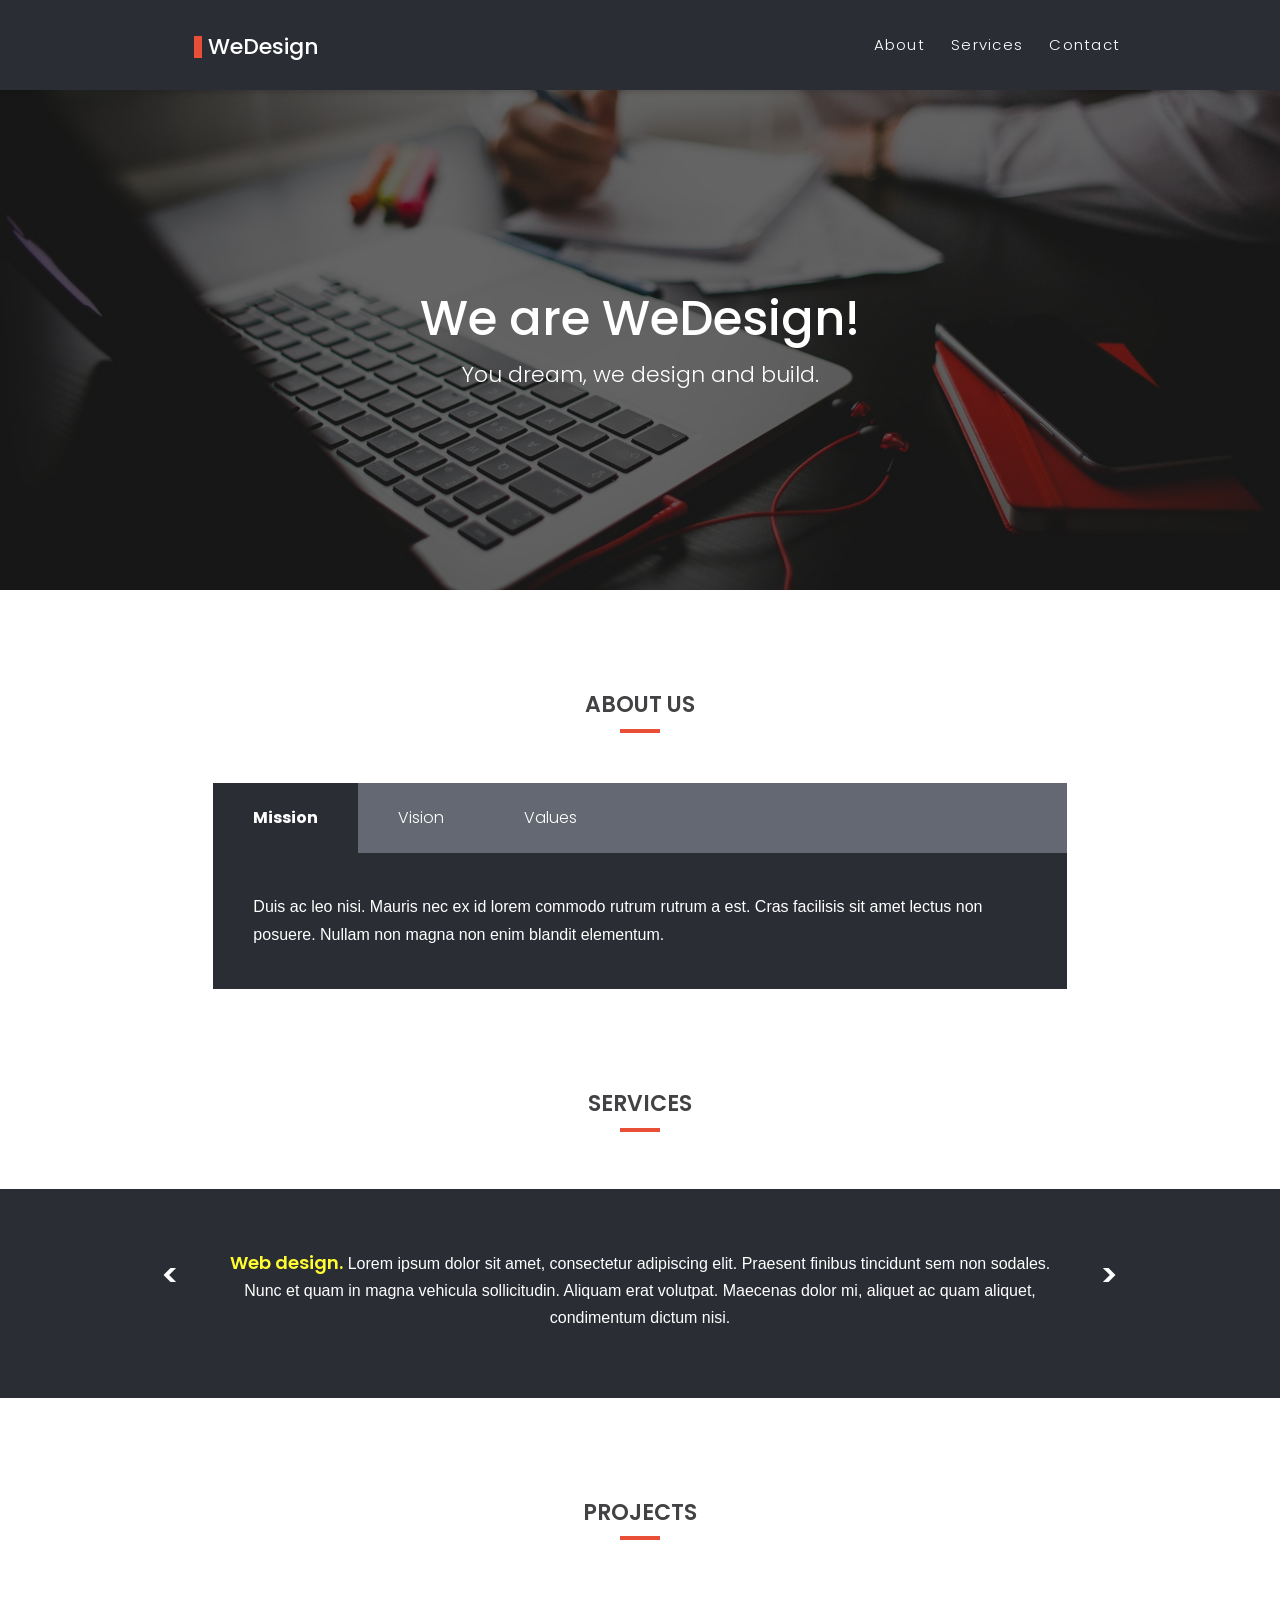
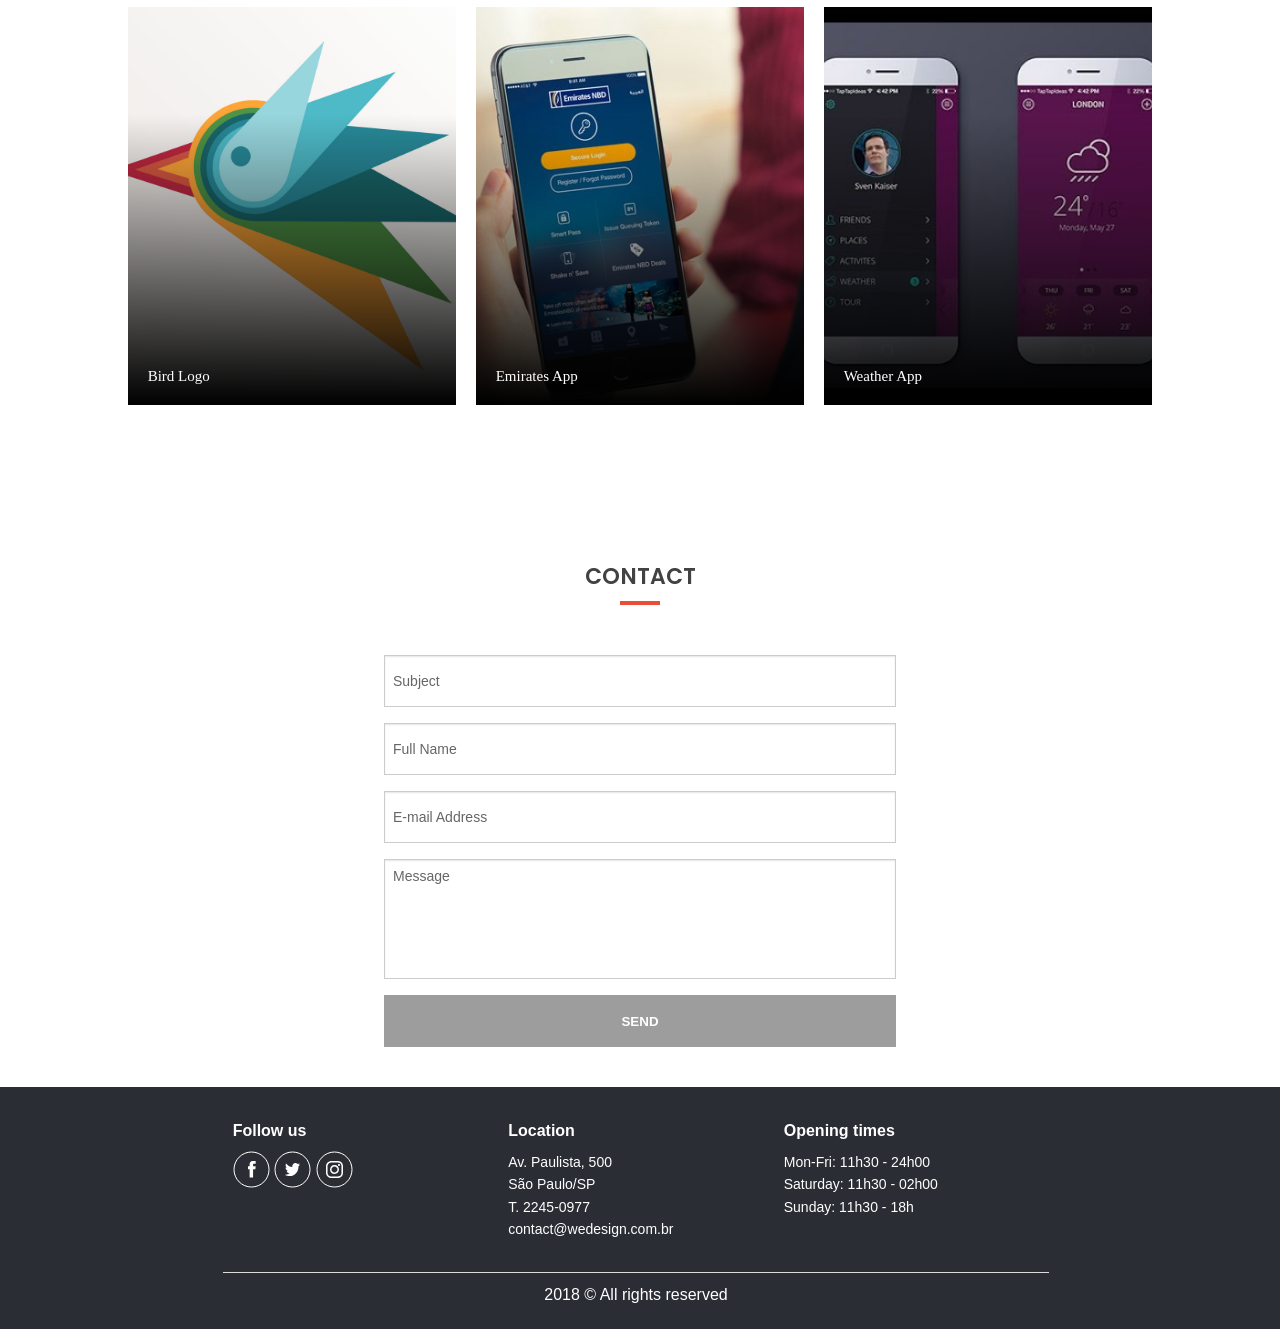
<file: project-3/index.html>
<!DOCTYPE html>
<html class="no-js" lang="en">
    <head>
        <meta charset="utf-8" />
        <meta name="viewport" content="width=device-width, initial-scale=1.0" />
        <title>WeDesign</title>
        <link rel="shortcut icon" type="image/png" href="img/fav_mini.png"/>
        <link rel="stylesheet" href="css/foundation.css" />
        <link rel="stylesheet" href="css/style.css" />
        <link href="https://fonts.googleapis.com/css?family=Poppins:300,400,500,600" rel="stylesheet">
        
    </head>
    
    <body>


		<header>
			
			<div class="main-header large-12 columns no-padding">

				<div class="global-page-container">
				
					<div class="logo small-6 small-offset-3 large-3 large-offset-0 columns no-padding">
						<a href="index.html" title="home">
							<div class="table">
								<div class="table-cell">
                                   <h1> <span class="square">&nbsp;</span>WeDesign</h1>
								</div>
							</div>
						</a>
					</div>

					<div class="main-menu show-for-large-up large-9 columns text-right">		
						<div class="table">
							<div class="table-cell">
								<ul class="menu-items">
									<li><a href="index.html#about-us">About</a></li>
									<li><a href="index.html#servicos">Services</a></li>
									<li><a href="index.html#contact-us">Contact</a></li>
								</ul>
							</div>
						</div>
					</div>
					
					<div id="hamburguer-icon" class="hamburguer-icon small-2 columns text-right">
                        <div class="table">
                            <div class="table-cell">
                                <img src="img/menu/hamburguer.svg">
                            </div> 
                        </div>
					</div>

					<div class="right-space small-1 columns"></div>

				</div>
			</div>			
					
            <div id="sliding-header-menu-outer" class="sliding-header-menu-outer">						
                <div class="sliding-header-menu">
                    
                    <div id="sliding-header-menu-close-button" class="sliding-header-menu-close-button small-12 columns">
                        <div class="table">
                            <div class="table-cell">
                                <img class="close-icon" src="img/menu/close.svg">
                            </div>	
                        </div>	
                    </div>

                    

                    <div class="sliding-header-menu-main-menu small-12 columns">
                        
                        <div class="table">
                            <div class="table-cell">
                                <ul class="sliding-header-menu-li">
                                    <li><a href="index.html#about-us">About</a></li>
									<li><a href="index.html#servicos">Services</a></li>
									<li><a href="index.html#contact-us">Contact</a></li>
                                </ul>
                            </div>
                        </div>
                        
                    </div>                           
                </div>
            </div>

		</header>

		<div class="ghost-element">
		</div>



    
        <div class="welcome-gallery small-12 columns">



            <div class="photo-section small-12 columns">
                <img class="homepage-main-photo" src="img/webdesign1.jpg" alt="slider imagem 1">
            </div>

            <div class="main-section-title small-10 columns">
                <div class="table">
                    <div class="table-cell">
                        <h1>We are WeDesign!</h1>
                        <h2>You dream, we design and build.</h2>

                    </div>
                </div>
                
            </div>

            <div class="photo-gradient">
                
            </div>

        </div>


    

        <div class="about-us small-12 columns no-padding small-centered inline">

            <div class="global-page-container">
                <div id="about-us" class="section-title small-12 columns no-padding">
                <h3>About us</h3>
                <hr></hr>
                </div>

                <div class="tab-box small-12 small-centered large-10 columns no-padding">
                    
                    <div class="box-tabs">
                        <div style="background-color: #2A2D34; font-weight: bold" class="single-tab">Mission</div>
                        <div class="single-tab">Vision</div>
                        <div class="single-tab">Values</div>
                    </div>

                    <div id="box-text">
                        Duis ac leo nisi. Mauris nec ex id lorem commodo rutrum rutrum a est. Cras facilisis sit amet lectus non posuere. Nullam non magna non enim blandit elementum.
                    </div>
                    
                </div>
            
            </div>

        </div>

        <div class="servicos inline small-12 columns no-padding small-centered inline">

            <div class="global-page-container">
                <div id="servicos" class="section-title small-12 columns no-padding">
                    <h3>Services</h3>
                    <hr></hr>
                </div>
            </div>

            <div class="service-stripe small-12 columns no-padding">
                <div class="global-page-container">
                    <div class="service-stripe-inner small-12 columns no-padding">
                        
                        <div id="service-previous" class="stripe-arrow small-1 columns no-padding">    
                                    <p><</p>
                        </div>
                        
                        <div class="stripe-content small-10 columns no-padding">
                            <span id="service-title">Web design.</span> <p id ="service-text">Lorem ipsum dolor sit amet, consectetur adipiscing elit. Praesent finibus 
                            tincidunt sem non sodales. Nunc et quam in magna vehicula sollicitudin. 
                            Aliquam erat volutpat. Maecenas dolor mi, aliquet ac quam aliquet, condimentum 
                            dictum nisi.</p>
                        </div>
                            
                        <div id="service-next" class="stripe-arrow small-1 columns no-padding">
                            <p>></p>
                        </div>
                            
                    </div>
                </div>
            </div>


               

        </div>

    
        <div class="projetos small-12 large-12 columns no-padding small-centered inline">
            <div class="global-page-container">
                <div class="section-title small-12 columns no-padding">
                <h3>Projects</h3>
                <hr></hr>
                </div>
            </div>

            <div class="global-page-container">


                <div class="slider-projetos">
                    <div id="slider-002" class="slider-002 small-12 small-centered columns">

                        <div class="projetos-item-outer bounce-hover small-12 medium-4 columns end"> 
                            <div class="projetos-item">
                                <a href="index.html">
                                    
                                    <div class="projetos-item-image">
                                        <img src="img/project1.jpg" alt="camarao"/>   
                                    </div>

                                    <div class="item-info">
                                        
                                    
                                        <div class="title">Bird Logo</div>
                                    </div>

                                    <div class="gradient-filter">
                                    </div>
                                    
                                </a>
                            </div>
                        </div>

                        <div class="projetos-item-outer bounce-hover small-12 medium-4 columns end"> 
                            <div class="projetos-item">
                                <a href="index.html">
                                    
                                    <div class="projetos-item-image">
                                        <img src="img/project2.jpg" alt="barbecue"/>   
                                    </div>

                                    <div class="item-info">
                                        
                                    
                                        <div class="title">Emirates App</div>
                                    </div>

                                    <div class="gradient-filter">
                                    </div>
                                    
                                </a>
                            </div>
                        </div>

                        <div class="projetos-item-outer bounce-hover small-12 medium-4 columns end"> 
                            <div class="projetos-item">
                                <a href="index.html">
                                    
                                    <div class="projetos-item-image">
                                        <img src="img/project3.jpg" alt="cheesecake"/>   
                                    </div>

                                    <div class="item-info">
                                        
                                    
                                        <div class="title">Weather App</div>
                                    </div>

                                    <div class="gradient-filter">
                                    </div>
                                    
                                </a>
                            </div>
                        </div>

                        
                       
                
                    </div>
                </div>
            </div>
        </div>

        <div id="contact-us" class="contact-us small-12 columns no-padding inline">

            <div class="global-page-container">
                <div class="section-title small-12 columns no-padding">
                <h3>Contact</h3>
                <hr></hr>
                </div>
                
                <div class="contact-form small-12 medium-10 large-6 columns no-padding small-centered">

                    <form action="https://postmail.invotes.com/send"
                        method="post" id="email_form">

                        <input type="text" name="subject" placeholder="Subject" />
                        <input type="text" name="extra_fullName"
                                    placeholder="Full Name" />
                         <input type="text" name="extra_email"
                                    placeholder="E-mail Address" />
                        <textarea name="text" placeholder="Message"></textarea>
                        <input type="hidden" name="access_token" value="rfwwqt1xnchxirhu3vxu5p7w" />
                        <!-- return urls can be fully qualified -OR-
                            start with / for root relative -OR-
                            start with . for url relative --> 
                        <input type="hidden" name="success_url" value="https://www.google.com" />
                        <input type="hidden" name="error_url" value="https://www.google.com" />
                    

                        <!-- set the reply-to address -->
                        <!-- <input type="text" name="reply_to"
                                    placeholder="Your Email" /> -->

                        <!-- to append extra fields, use the extra_ prefix.
                            Entries will be appended to your message body. -->
                        <!-- <input type="text" name="extra_phone_number"
                                    placeholder="Phone Number" /> -->

                        <!-- to split your message into 160 chars
                            for an sms gateway -->
                        <!-- <input type="hidden"
                                    name="sms_format" value="true" /> -->
                    
                        <input id="submit_form" type="submit" value="Send" />

                    </form>

                    <!-- <form id="email_form">

                        <input type="text" name="fullname" class="field" placeholder="Full name"/>
                            
                        <input type="email" name="email" class="field" placeholder="Email"/>
                        
                        <textarea type="text" name="message" class="field" placeholder="Message"></textarea>
                    
                        <input id="submit_form" type="submit" value="Send" />
                        
                    </form> -->

                </div>

            </div>
        </div>


        <footer id="footer" class="small-12 columns no-padding">

            <div class="global-page-container">

                <div class="small-11 small-centered medium-10 medium-offset-1 columns footer-section inline">

                    <div class="follow-us small-5 medium-4 small-offset-1 medium-offset-0 columns">
                        <h4 class="footer-section-title">Follow us</h4>
                        <a href="http://www.facebook.com"><img src="img/social-icons/facebook.svg" alt="facebook-icon"></a>
                        <a href="http://www.twitter.com"><img src="img/social-icons/twitter.svg" alt="facebook-icon"></a>
                        <a href="http://www.instagram.com"><img src="img/social-icons/instagram.svg" alt="facebook-icon"></a>
                    </div>
                    
                    <div class="contato small-5 medium-4 small-offset-1 medium-offset-0 columns">
                        <h4 class="footer-section-title">Location</h4>
                        <p>
                            Av. Paulista, 500<br>
                            São Paulo/SP<br>
                            T. 2245-0977<br>
                            contact@wedesign.com.br
                        </p>
                    </div>
                    
                    <div class="horario small-5 medium-4 small-offset-1 medium-offset-0 columns">
                        <h4 class="footer-section-title">Opening times</h4>
                        <p>
                        Mon-Fri: 11h30 - 24h00<br>
                        Saturday: 11h30 - 02h00<br>
                        Sunday: 11h30 - 18h</p>
                    </div>
                    
                    
                    
                    <hr></hr>
                    
                    <div class="copyright small-12 columns">
                    
                        <span id="current_year">2018</span> &copy; All rights reserved
                    
                    </div>
                </div>
            
            </div>

        </footer>


        <script src="js/vendor/jquery.js"></script>
        <script src="js/scripts.js"></script>
        <script src="js/vendor/foundation.min.js"></script>
       
        <script>
            $(document).foundation();
        </script>
    </body>

</html>
</file>
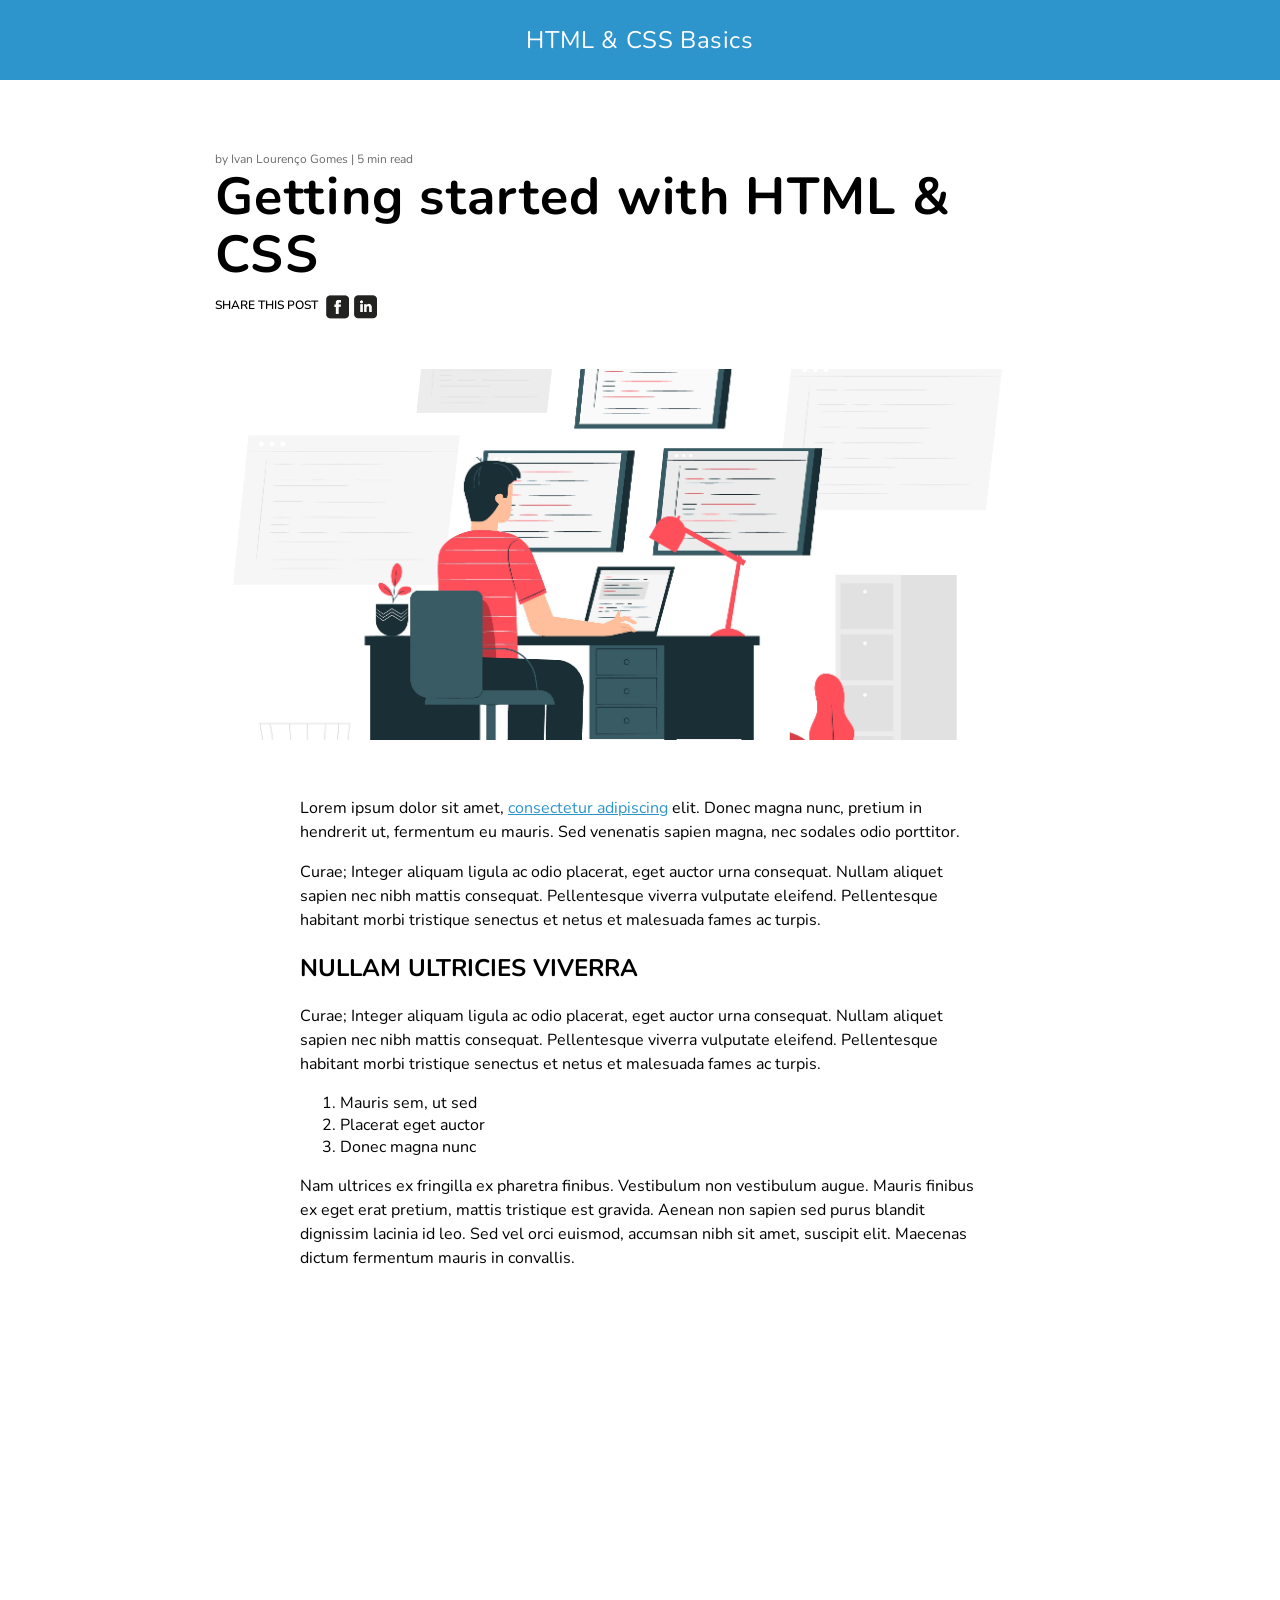
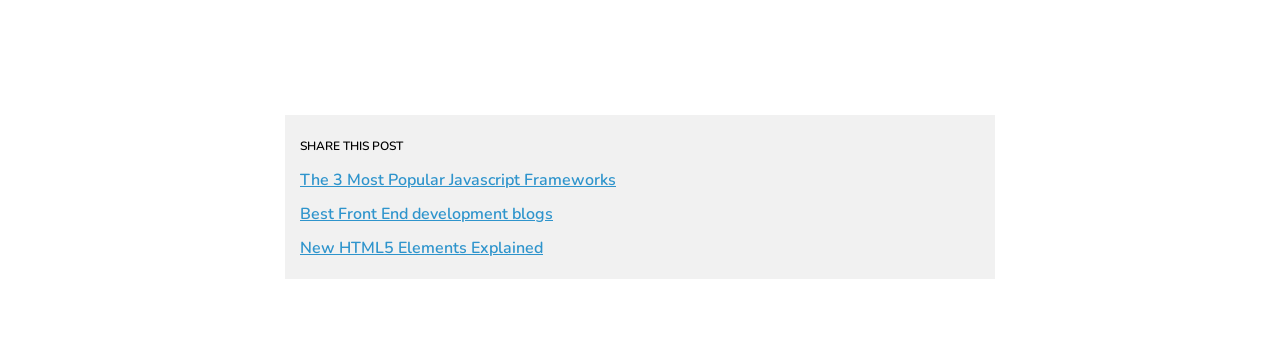
<file: Section 1/index.html>
<!DOCTYPE html>

<html lang="en">

    <head>
        <meta charset="UTF-8">
        <meta name="viewport" content="width=device-width, initial-scale=1.0">
        <title>My first web page</title>
        <link href="https://fonts.googleapis.com/css?family=Nunito:400,600&display=swap" rel="stylesheet">
        <link rel="stylesheet" href="css/styles.css">
    </head>

    <body>
        
        <header>
            HTML & CSS Basics
        </header>

        <article>

            <section id="title-section">
                <div class="post-author">by Ivan Lourenço Gomes | 5 min read</div>
                <h1>
                    Getting started with HTML & CSS
                </h1>
                <div class="share-post uppercase">
                    <span>Share this post</span>
                    <a href="https://www.google.com"><img src="images/Facebook_Icon.png"></a>
                    <a href="https://www.google.com"> <img src="images/Linkedin_Icon.png"></a>

                </div>
            </section>

            <section class="hero-image">
                <img src="images/front-end-developer.png">
            </section>
            
            <section id="content-section">

                <p>
                    Lorem ipsum dolor sit amet, <a href="https://www.google.com">consectetur adipiscing</a> elit. Donec magna nunc, pretium in hendrerit ut, fermentum eu mauris. 
                Sed venenatis sapien magna, nec sodales odio porttitor.
                </p>
                
                <p>
                    Curae; Integer aliquam ligula ac odio placerat, eget auctor urna consequat. Nullam aliquet sapien nec nibh mattis consequat. 
                    Pellentesque viverra vulputate eleifend. Pellentesque habitant morbi tristique senectus et netus et malesuada fames ac turpis.
                </p>
        
                <h2 class="uppercase">
                    Nullam ultricies viverra
                </h2>
                
                <p>
                    Curae; Integer aliquam ligula ac odio placerat, eget auctor urna consequat. Nullam aliquet sapien nec nibh mattis 
                    consequat. Pellentesque viverra vulputate eleifend. Pellentesque habitant morbi tristique senectus et netus et 
                    malesuada fames ac turpis.
                </p>
        
                <ol>
                    <li>Mauris sem, ut sed</li>
                    <li>Placerat eget auctor</li>
                    <li>Donec magna nunc</li>
                </ol>
        
                <p>
                    Nam ultrices ex fringilla ex pharetra finibus. Vestibulum non vestibulum augue. Mauris finibus ex eget erat pretium, 
                    mattis tristique est gravida. Aenean non sapien sed purus blandit dignissim lacinia id leo. 
                    Sed vel orci euismod, accumsan nibh sit amet, suscipit elit. Maecenas dictum fermentum mauris in convallis.
                </p>
        
                <iframe width="560" height="315" src="https://www.youtube.com/embed/hdI2bqOjy3c" frameborder="0" 
                allow="accelerometer; autoplay; encrypted-media; gyroscope; picture-in-picture" allowfullscreen></iframe>
            </section>
        
        </article>

        <footer>
            <ul>
                <div class="links-title uppercase">Share this post</div>
                <li><a href="https://www.google.com">The 3 Most Popular Javascript Frameworks</a></li>
                <li><a href="https://www.google.com">Best Front End development blogs</a></li>
                <li><a href="https://www.google.com">New HTML5 Elements Explained</a></li>
            </ul>
        </footer>
        

    </body>

</html>
</file>
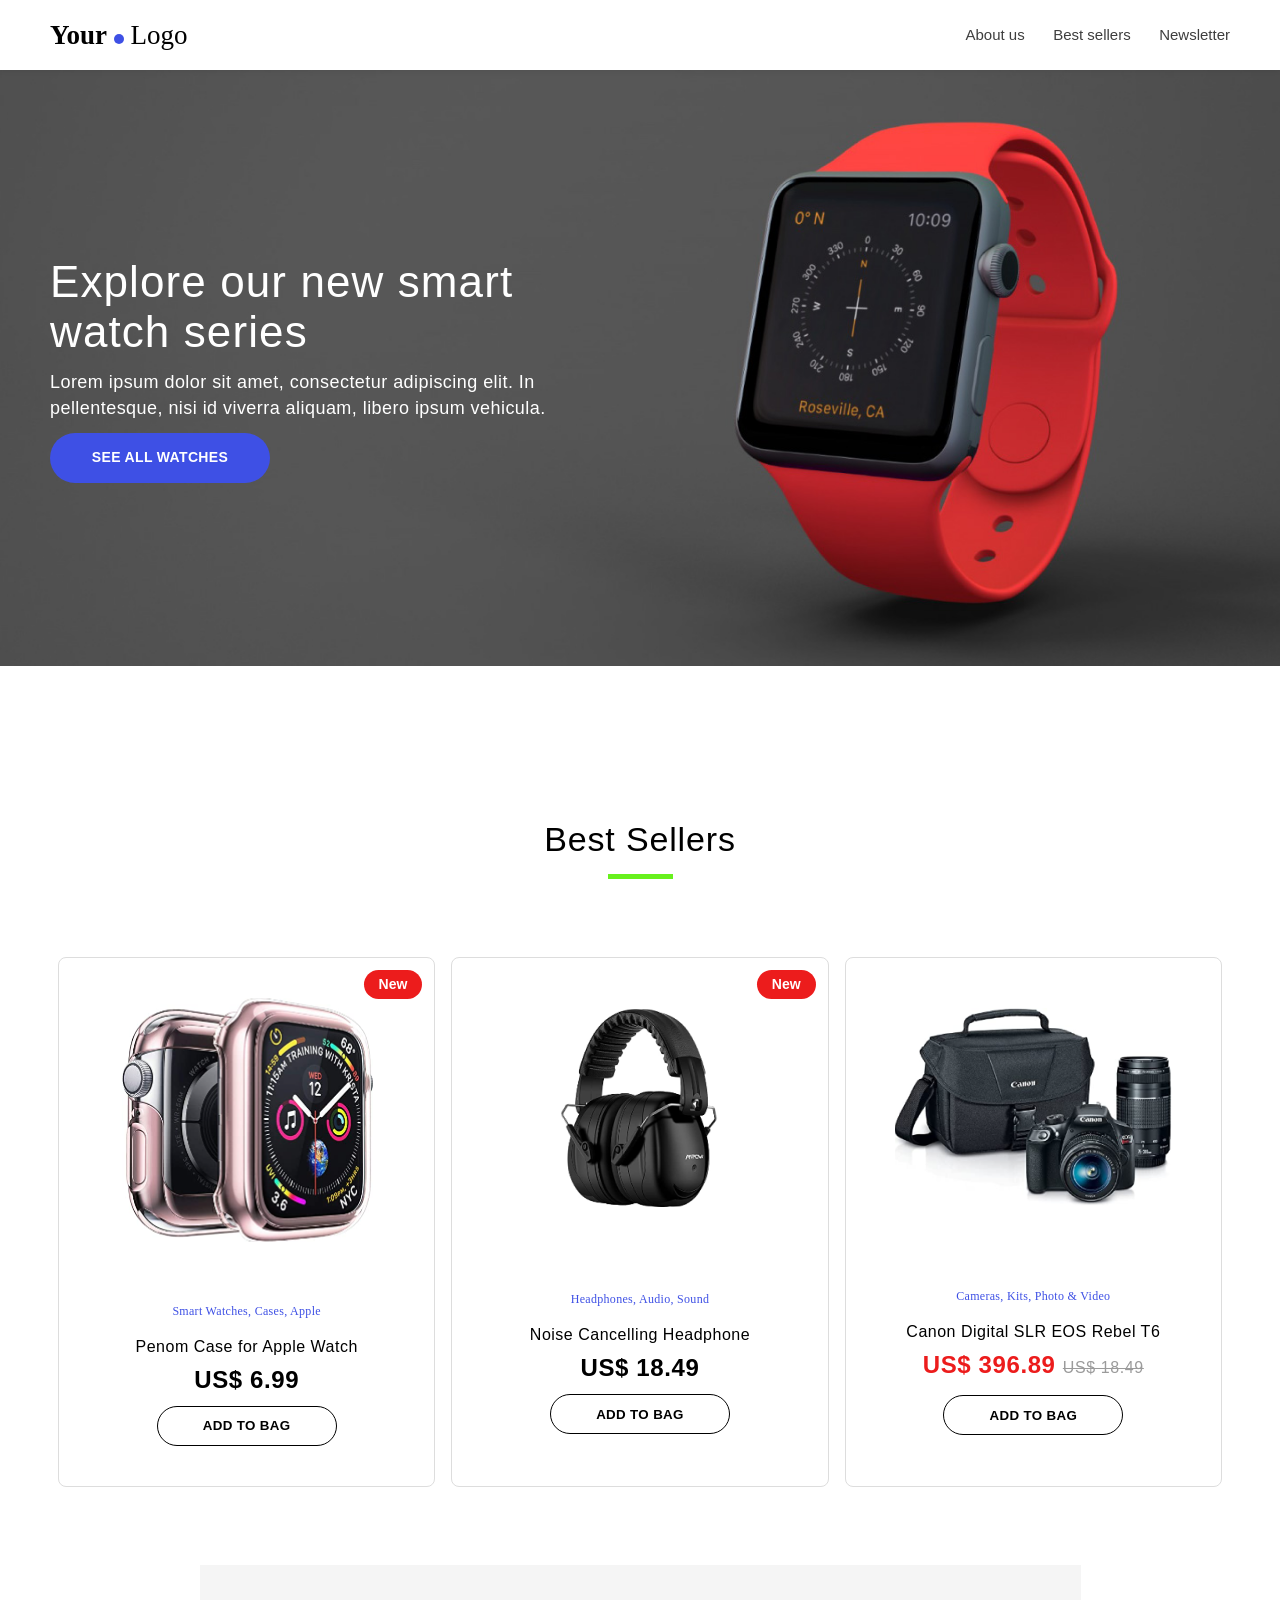
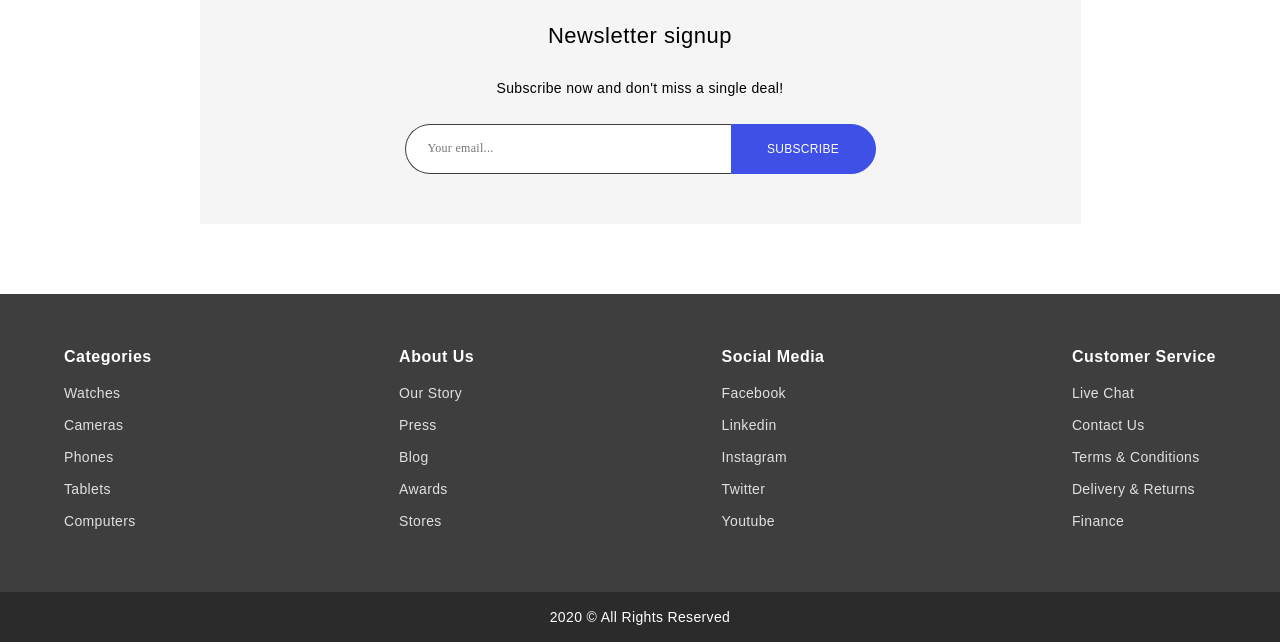
<file: Setion 2/index.html>
<!DOCTYPE html>

<html lang="en">

    <head>
        <meta charset="UTF-8">
        <meta name="viewport" content="width=device-width, initial-scale=1.0">
        <title>Section 2</title>
        <link href="https://fonts.googleapis.com/css?family=Nunito:400,600&display=swap" rel="stylesheet">
        <link rel="stylesheet" href="css/styles.css">
    </head>

    <body>
        <header>
            <div class="container">
                <section class="logo">
                    <span><strong>Your</strong></span> 
                    <span class="dot"></span>
                    <span>Logo</span>
                 </section>
                 <nav> 
                     <ul>
                         <li class="menu-icon"><img src="images/menu_icon.png" alt="menu icon"></li>
                         <li><a href="#">About us</a></li>
                         <li><a href="#best-sellers">Best sellers</a></li>
                         <li><a href="#newsletter">Newsletter</a></li>
                     </ul>
                 </nav>
            </div>
        </header>

        <section class="hero">
            <picture>
                <source media="(max-width: 576px)" srcset="images/Hero_Mobile.jpg">
                <source media="(max-width: 960px)" srcset="images/Hero_Tablet.jpg">
                <source media="(max-width: 1440px)" srcset="images/Hero_Desktop.jpg">
                <img src="images/Hero_Large_Desktop.jpg" alt="hero image - smart watch">
            </picture>
            <div class="hero-content">
                <div class="container">
                    <h1>Explore our new smart watch series</h1>
                    <p>
                        Lorem ipsum dolor sit amet, consectetur adipiscing elit.
                        In pellentesque, nisi id viverra aliquam, libero ipsum vehicula.
                    </p>
                    <button>SEE ALL WATCHES</button>
                </div>
            </div>
        </section>

        <section class="best-sellers" id="best-sellers">
            <h2>
                Best Sellers
            </h2>
            <hr>

            <div class="product-slider">
                <div class="container">
                    <div class="product new">
                        <div class="product-picture">
                            <img src="images/watch.png" alt="watch">
                        </div>
                        <div class="product-info">
                            <h5 class="categories">Smart Watches, Cases, Apple</h5>
                            <h4 class="title">Penom Case for Apple Watch</h4>
                            <h3 class="price">
                                <span>US$ 6.99</span>
                            </h3>
                            <button>Add to bag</button>
                        </div>
                    </div>
                    <div class="product new">
                        <div class="product-picture">
                            <img src="images/headphones.png" alt="headphones">
                        </div>
                        <div class="product-info">
                            <h5 class="categories">Headphones, Audio, Sound</h5>
                            <h4 class="title">Noise Cancelling Headphone</h4>
                            <h3 class="price">
                                <span>US$ 18.49</span>
                            </h3>
                            <button>Add to bag</button>
                        </div>
                    </div>
                    <div class="product">
                        <div class="product-picture">
                            <img src="images/camera.png" alt="camera">
                        </div>
                        <div class="product-info">
                            <h5 class="categories">Cameras, Kits, Photo & Video</h5>
                            <h4 class="title">Canon Digital SLR EOS Rebel T6</h4>
                            <h3 class="price">
                                <span class="discounted-price">US$ 396.89</span>
                                <span class="orginal-price">US$ 18.49</span>
                            </h3>
                            <button>Add to bag</button>
                        </div>
                    </div>
                </div>
            </div>
        </section>

        <section class="newsletter" id="newsletter">
            <h3>Newsletter signup</h3>
            <p>Subscribe now and don't miss a single deal!</p>
            <form>
                <input type="email" name="email" placeholder="Your email...">
                <button>Subscribe</button>
            </form>
        </section>

        <footer>
            <div class="bottom-nav">
                <div class="container">
                    <ul>
                        <li class="list-title">Categories</li>
                        <li><a href="#">Watches</a></li>
                        <li><a href="#">Cameras</a></li>
                        <li><a href="#">Phones</a></li>
                        <li><a href="#">Tablets</a></li>
                        <li><a href="#">Computers</a></li>
                    </ul>

                    <ul>
                        <li class="list-title">About Us</li>
                        <li><a href="#">Our Story</a></li>
                        <li><a href="#">Press</a></li>
                        <li><a href="#">Blog</a></li>
                        <li><a href="#">Awards</a></li>
                        <li><a href="#">Stores</a></li>
                    </ul>

                    <ul>
                        <li class="list-title">Social Media</li>
                        <li><a href="#">Facebook</a></li>
                        <li><a href="#">Linkedin</a></li>
                        <li><a href="#">Instagram</a></li>
                        <li><a href="#">Twitter</a></li>
                        <li><a href="#">Youtube</a></li>
                    </ul>

                    <ul>
                        <li class="list-title">Customer Service</li>
                        <li><a href="#">Live Chat</a></li>
                        <li><a href="#">Contact Us</a></li>
                        <li><a href="#">Terms & Conditions</a></li>
                        <li><a href="#">Delivery & Returns</a></li>
                        <li><a href="#">Finance</a></li>
                    </ul>

                </div>
            </div>
            <div class="copyright-text">
                2020 &copy; All Rights Reserved
            </div>
        </footer>
        

    </body>

</html>
</file>
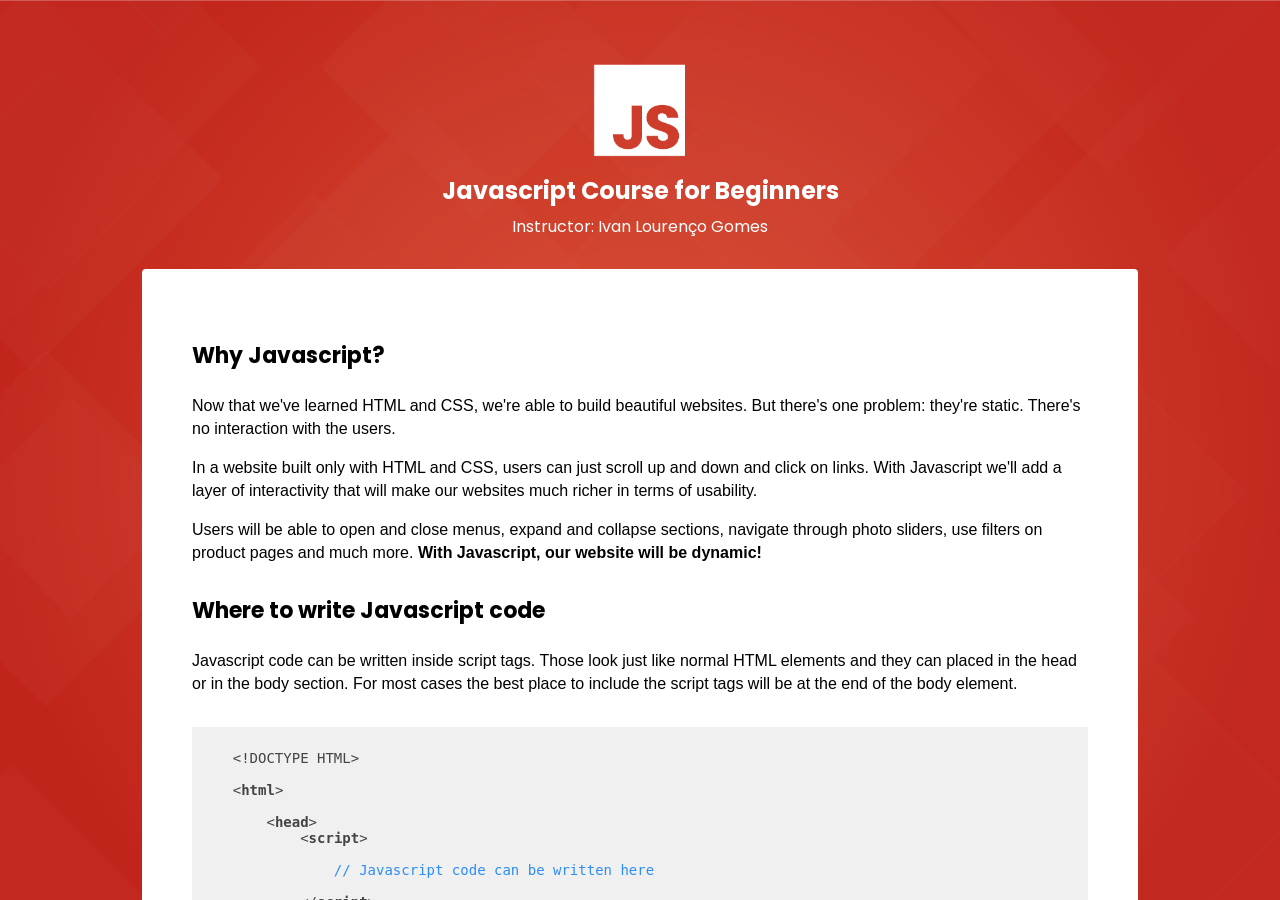
<file: materials/01-first-steps.html>
<!DOCTYPE html>
<html lang="pt-br">

    <head>
        <link rel="stylesheet" href="css/default.css">
        <script src="tools/indice.js"></script>
        <script>var current_class="first-steps";</script>
        <script src="highlight/highlight.pack.js"></script>
        <script>hljs.initHighlightingOnLoad();</script>
        <meta charset="UTF-8">
        <meta name="viewport" content="width=device-width, initial-scale=1.0">
        <meta http-equiv="X-UA-Compatible" content="ie=edge">
        <title>First Steps in Javascript</title>
        <link href="https://fonts.googleapis.com/css?family=Poppins:400,700" rel="stylesheet">
        <link rel="stylesheet" type="text/css" href="css/styles.css">

    </head>

    <body>

       <div class="page-container">
           <header>
               <div class="logo-area">
                   <img src="img/logo_js.png" alt="logo javascript">
               </div>
               <div class="course-title">
                   <h1>Javascript Course for Beginners</h1>
                   <h2>Instructor: Ivan Lourenço Gomes</h2>
               </div>

           </header>

           <main>
               <h3>Why Javascript?</h3>
               
               <p>
                    Now that we've learned HTML and CSS, we're able to build beautiful websites. But there's
                    one problem: they're static. There's no interaction with the users.
                </p>

                <p>
                    In a website built only with HTML and CSS, users can just scroll up and down and click on links.
                    With Javascript we'll add a layer of interactivity that will make our websites much richer
                    in terms of usability.
                </p>

                <p>
                    Users will be able to open and close menus, expand and collapse sections, 
                    navigate through photo sliders, use filters on product pages and much more.
                    <strong>With Javascript, our website will be dynamic!</strong>
                </p>

               <h3>Where to write Javascript code</h3>

               <p>
                   Javascript code can be written inside script tags. Those look just like normal HTML elements and
                   they can placed in the head or in the body section. For most cases the best place to include
                   the script tags will be at the end of the body element.
               </p>
               
                <pre>
                   <code class="javascript">
    &lt;!DOCTYPE HTML&gt;
    
    &lt;html&gt;

        &lt;head&gt;
            &lt;script&gt;

                // Javascript code can be written here

            &lt;/script&gt;
        &lt;/head&gt;
        
        &lt;body&gt;


            &lt;!-- page content  --&gt;


            &lt;script&gt;

                // Javascript code can be written here

            &lt;/script&gt;

        &lt;/body&gt;
    &lt;/html&gt;
                    </code>
                </pre>

                <p>
                    However, the best place to write Javascript code is in separate
                    .js files. In this case the script tag will serve as a link to that file.
                </p>

                <pre>
                    <code class="javascript">
    &lt;body&gt;


        &lt;!-- html da página  --&gt;


        &lt;script src='js/scripts.js'&gt;&lt;/script&gt;
        

    &lt;/body&gt;
                    </code>
                </pre>

                <h4>Writing the first Javascript statements</h4>
                <p>
                    Using the scripts.js file we've just created, let's write a few statements. 
                </p>

                <pre>
                    <code class="javascript">
    alert('Sending a message via alert');

    console.log('Sending a message via the console');
                    </code>
                </pre>

                <p>
                    Now refresh the page and see what happens. The message passed through the alert function is
                    shown on a popup and the message sent through the console.log function can be seen on the 
                    browser's inspector.
                </p>

                <p>
                    The things we send to the console are not for the users, this is actually an extremelly useful
                    tool to identify mistakes in our code and uderstand what our Javascript code is doing.
                </p>


                <div id="bottom-area">
                    <div class="prev-next-link">
                        <div class="link-aula" id="prev_class">
                            
                        </div>
                        <div class="link-aula" id="next_class">
                            
                        </div>
                    </div>
                    
                    <div class="classes">
                        <h3>
                            Contents
                        </h3>
                        <ul id="class_index">
                        </ul>
                    </div>
                    
                </div>

           </main>

       </div>

    </body>

</html>
</file>
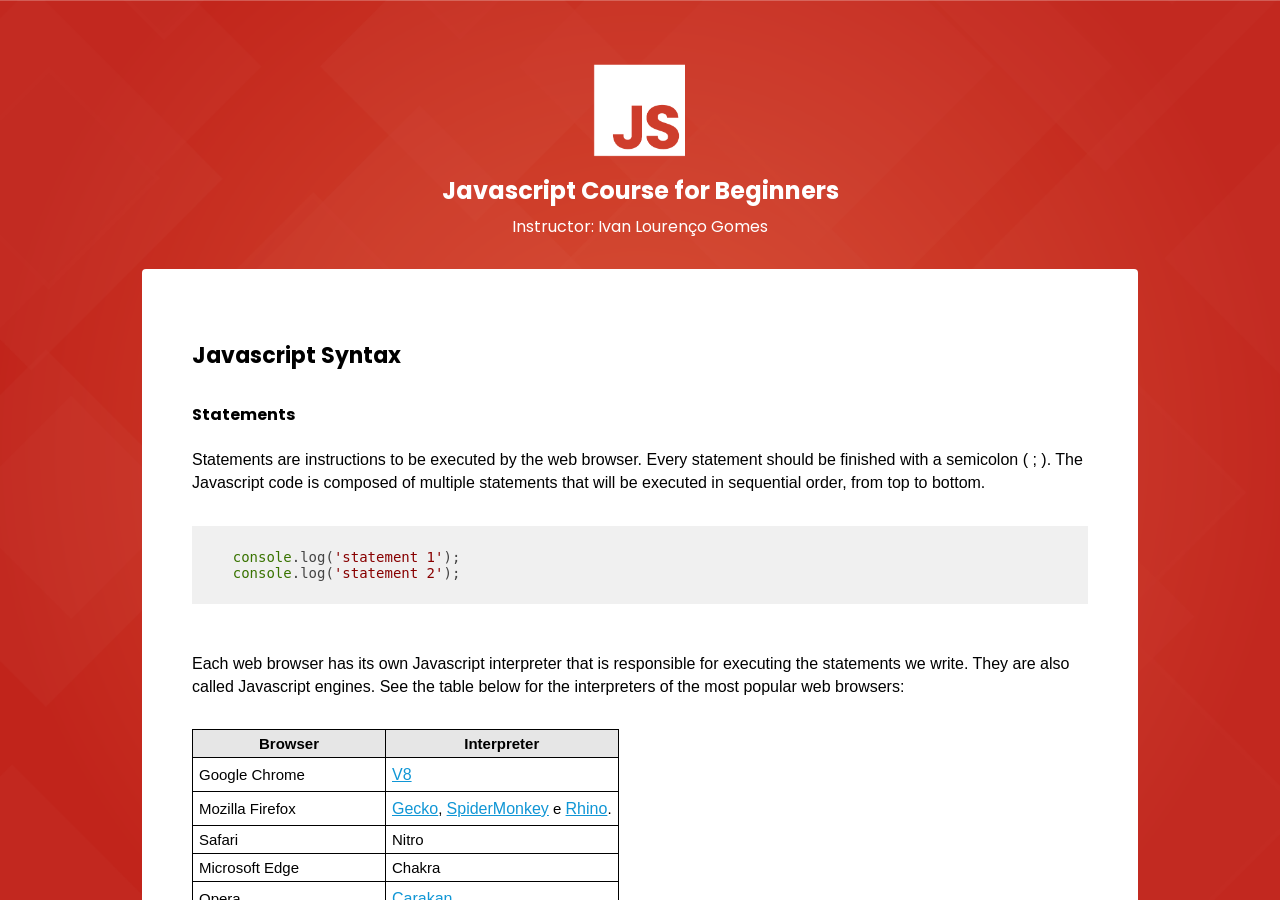
<file: materials/02-javascript-syntax.html>
<!DOCTYPE html>
<html lang="pt-br">

    <head>
        <link rel="stylesheet" href="css/default.css">
        <script src="tools/indice.js"></script>
        <script>var current_class="sintaxe";</script>
        <script src="highlight/highlight.pack.js"></script>
        <script>hljs.initHighlightingOnLoad();</script>
        <meta charset="UTF-8">
        <meta name="viewport" content="width=device-width, initial-scale=1.0">
        <meta http-equiv="X-UA-Compatible" content="ie=edge">
        <title>Sintaxe</title>
        <link href="https://fonts.googleapis.com/css?family=Poppins:400,700" rel="stylesheet">
        <link rel="stylesheet" type="text/css" href="css/styles.css">
    </head>

    <body>

       <div class="page-container">
           <header>
               <div class="logo-area">
                   <img src="img/logo_js.png" alt="logo javascript">
               </div>
               <div class="course-title">
                   <h1>Javascript Course for Beginners</h1>
                   <h2>Instructor: Ivan Lourenço Gomes</h2>
               </div>
           </header>

           <main>
               <h3>Javascript Syntax</h3>

               <h4>Statements</h4>
               
               <p>
                    Statements are instructions to be executed by the web browser. Every statement should
                    be finished with a semicolon ( ; ). The Javascript code is composed of multiple statements
                    that will be executed in sequential order, from top to bottom.

                </p>

                <pre>
                    <code class="javascript">
    console.log('statement 1');
    console.log('statement 2');
                    </code>
                </pre>

                <p>

                </p>

                <p>
                    Each web browser has its own Javascript interpreter that is responsible for executing the statements we write.
                    They are also called Javascript engines. See the table below for the interpreters of the most popular web browsers:
                </p>

                <div class="tableBox">
                    <table>
                        <tr>
                            <th>Browser</th>
                            <th>Interpreter</th>
                        </tr>
                        <tr>
                            <td>Google Chrome</td>
                            <td><a target="_blank" href="https://developers.google.com/v8/?hl=pt">V8</a> </td>
                        </tr>
                        <tr>
                            <td>Mozilla Firefox</td>
                            <td>
                                <a target="_blank" href="https://developer.mozilla.org/pt-PT/docs/Gecko">Gecko</a>, 
                                <a target="_blank" href="https://developer.mozilla.org/pt-PT/docs/Mozilla/Projects/SpiderMonkey">SpiderMonkey</a> e 
                                <a target="_blank" href="https://developer.mozilla.org/pt-PT/docs/Mozilla/Projects/Rhino">Rhino</a>.
                            </td>
                        </tr>
                        <tr>
                            <td>Safari</td>
                            <td>Nitro</td>
                        </tr>
                        <tr>
                            <td>Microsoft Edge</td>
                            <td>Chakra</td>
                        </tr>
                        <tr>
                            <td>Opera</td>
                            <td><a target="_blank" href="https://dev.opera.com/blog/carakan/">Carakan</a> </td>
                            
                        </tr>

                    </table>
                </div>

                <h4>Comments</h4>
               
                <p>
                    Like every other programming language, we can use comments in Javascript to indicate lines of code that should be ignored
                    by the interpreter.
                    The double forward slashes ( // ) are used for one-line comments and multi-line comments can be done just like in 
                    CSS, starting with ( /* ) and ending with ( */ ).
                </p>

                <pre>
                    <code class="javascript">
    // This line of code is commented and will be ignored by the web browser

    console.log('This statement will be executed');

    // console.log('This statement has been commented and will be ignored');

    /* 
        None of these lines
        will be executed
        by the interpreter
        console.log('This statement will be ignored');
    */
                    </code>
                </pre>

                <p>
                    The most popular text editors have shortcuts to toggle comments. In Visual Studio Code you can use SHIFT + ALT + A to
                    comment or uncomment lines of code. You can also find those option in the menu Edit > Toggle Line Comment and 
                    Toggle Block Comment.
                </p>

                <h4>Case Sensitive</h4>
               
                <p>
                    Javascript is a case sensitive language, which means that:
                </p> 

                <pre>
                    <code class="javascript">

    // This:

    console.log('something');

    // Is not the same as this:

    Console.log('something');

                    </code>
                </pre>

                <p>
                    The last example will result in an error because there's no object called "Console" 
                    with a capital "C". Because of this, we should be very careful with the names of 
                    objects, properties and methods so we don't make mistakes that will generate errors 
                    in our code.
                </p>


                <div id="bottom-area">
                    <div class="prev-next-link">
                        <div class="link-aula" id="prev_class">
                            
                        </div>
                        <div class="link-aula" id="next_class">
                            
                        </div>
                    </div>
                    
                    <div class="classes">
                        <h3>
                            Contents
                        </h3>
                        <ul id="class_index">
                        </ul>
                    </div>
                    
                </div>

           </main>

        </div>
        
        <script src="js/scripts.js"></script> 

    </body>

</html>
</file>
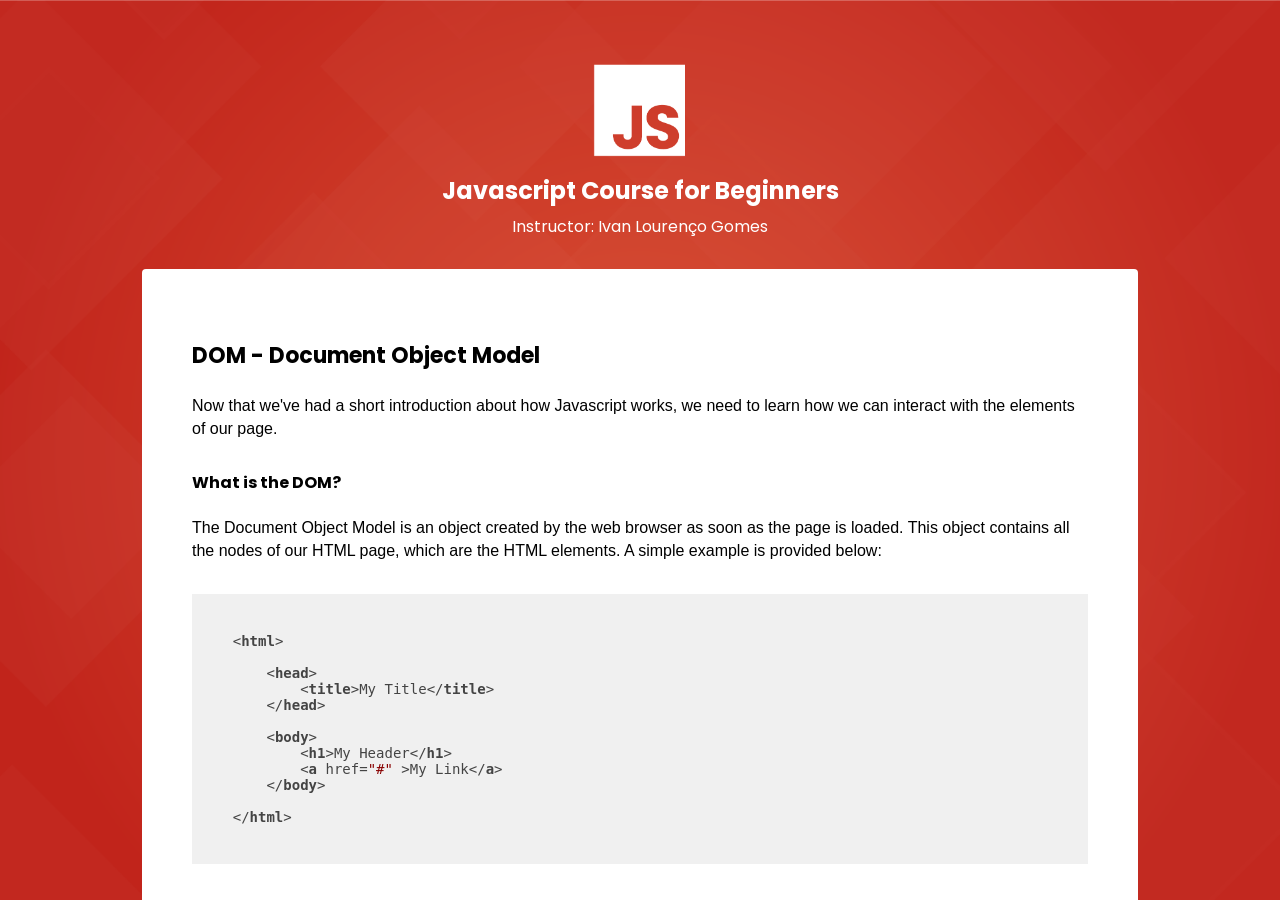
<file: materials/03-dom.html>
<!DOCTYPE html>
<html lang="pt-br">

    <head>
        <link rel="stylesheet" href="css/default.css">
        <script src="tools/indice.js"></script>
        <script>var current_class="dom";</script>
        <script src="highlight/highlight.pack.js"></script>
        <script>hljs.initHighlightingOnLoad();</script>
        <meta charset="UTF-8">
        <meta name="viewport" content="width=device-width, initial-scale=1.0">
        <meta http-equiv="X-UA-Compatible" content="ie=edge">
        <title>DOM - Document Object Model</title>
        <link href="https://fonts.googleapis.com/css?family=Poppins:400,700" rel="stylesheet">
        <link rel="stylesheet" type="text/css" href="css/styles.css">
    </head>

    <body>

       <div class="page-container">
           <header>
               <div class="logo-area">
                   <img src="img/logo_js.png" alt="logo javascript">
               </div>
               <div class="course-title">
                   <h1>Javascript Course for Beginners</h1>
                   <h2>Instructor: Ivan Lourenço Gomes</h2>
               </div>
           </header>

           <main>
               <h3>DOM - Document Object Model</h3>
               
                <p>
                    Now that we've had a short introduction about how Javascript works, we need to learn
                    how we can interact with the elements of our page. 
                </p>

                <h4>What is the DOM?</h4>

                <p>The Document Object Model is an object created by the web browser as soon as the page is loaded.
                    This object contains all the nodes of our HTML page, which are the HTML elements. A simple 
                example is provided below:</p>
                    

                <pre>
                    <code class="html">
    
    &lt;html&gt;
        
        &lt;head&gt;
            &lt;title&gt;My Title&lt;/title&gt;
        &lt;/head&gt;
        
        &lt;body&gt;
            &lt;h1&gt;My Header&lt;/h1&gt;
            &lt;a href="#" &gt;My Link&lt;/a&gt;
        &lt;/body&gt;

    &lt;/html&gt;

                    </code>
                </pre>

                <p>When the page is loaded, the browser generates the DOM tree, as shown below:</p>

                <figure>
                    <img src="img/dom.png" alt="Document Object Model">
                    <figcaption>Image: Representation of the DOM tree.</figcaption>
                </figure>
                <br>
               
                <p>
                    On the image we can see that the parent element of all other elements in 
                    the DOM is the Document object. So we will always use this object to select elements
                    on our page.
                </p>

                <p>
                    With the DOM we'll be able to:
                </p>

                <ul>
                    <li>Add, change and remove HTML elements</li>
                    <li>Change attributes of HTML elements (like the 'class' or the 'src' of an image.)</li>
                    <li>Change the CSS</li>
                    <li>React upon page events (click, scroll, form input, hover, etc)</li>

                </ul>

                <p>
                    In the next lesson we'll start interacting with the elements of our page.
                </p>


                <div id="bottom-area">
                    <div class="prev-next-link">
                        <div class="link-aula" id="prev_class">
                            
                        </div>
                        <div class="link-aula" id="next_class">
                            
                        </div>
                    </div>
                    
                    <div class="classes">
                        <h3>
                            Contents
                        </h3>
                        <ul id="class_index">
                        </ul>
                    </div>
                </div>

           </main>

        </div>
        
        <script src="js/scripts.js"></script>
    
    </body>

</html>
</file>
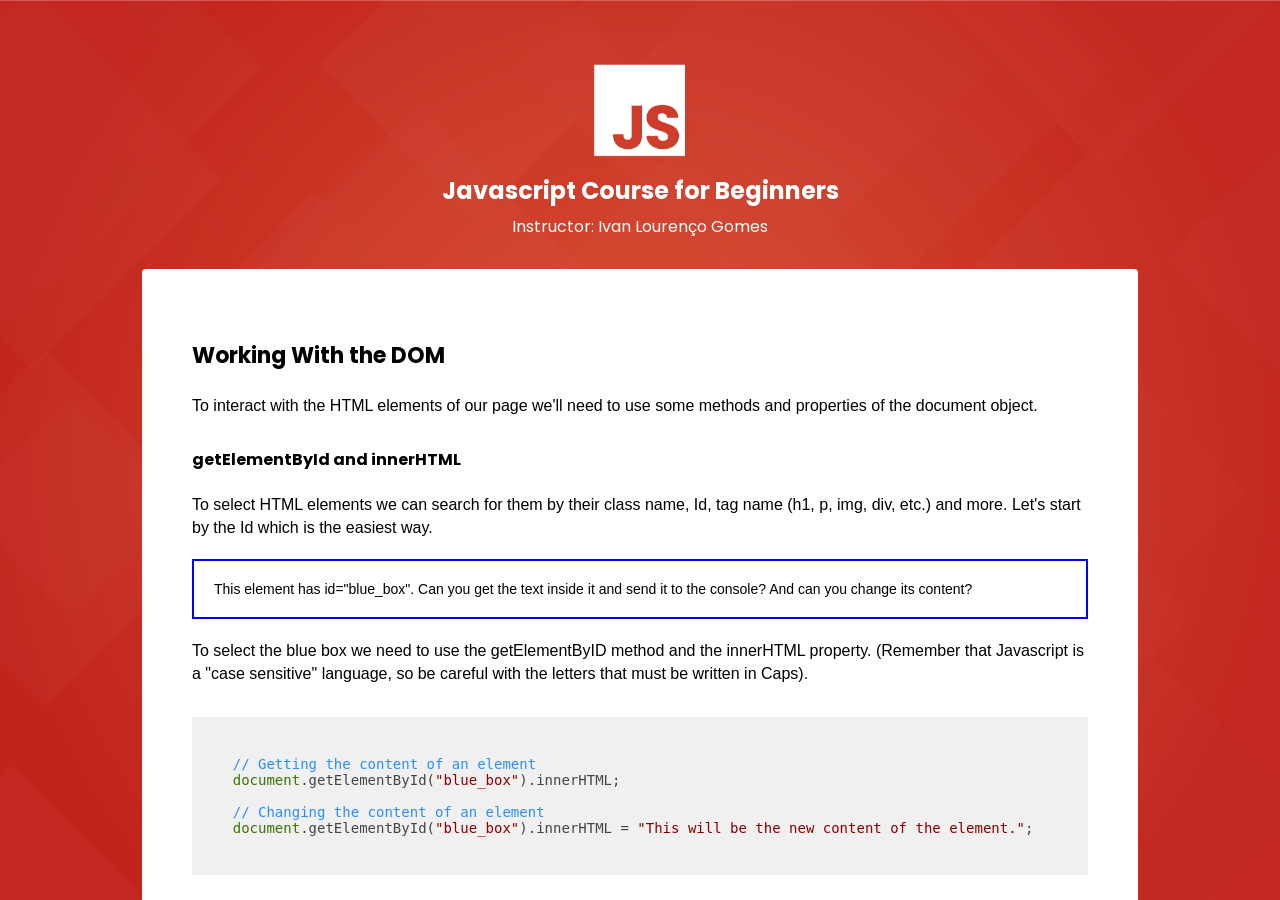
<file: materials/04-working-with-the-dom.html>
<!DOCTYPE html>
<html lang="pt-br">

    <head>
        <link rel="stylesheet" href="css/default.css">
        <script src="tools/indice.js"></script>
        <script>var current_class="working_dom";</script>
        <script src="highlight/highlight.pack.js"></script>
        <script>hljs.initHighlightingOnLoad();</script>
        <meta charset="UTF-8">
        <meta name="viewport" content="width=device-width, initial-scale=1.0">
        <meta http-equiv="X-UA-Compatible" content="ie=edge">
        <title>Working With the DOM</title>
        <link href="https://fonts.googleapis.com/css?family=Poppins:400,700" rel="stylesheet">
        <link rel="stylesheet" type="text/css" href="css/styles.css">
    </head>

    <body>

       <div class="page-container">
           <header>
               <div class="logo-area">
                   <img src="img/logo_js.png" alt="logo javascript">
               </div>
               <div class="course-title">
                   <h1>Javascript Course for Beginners</h1>
                   <h2>Instructor: Ivan Lourenço Gomes</h2>
               </div>
           </header>

           <main>
               <h3>Working With the DOM</h3>
               
                <p>
                    To interact with the HTML elements of our page we'll need to use some methods and properties of the document object.
                </p>

                <h4>getElementById and innerHTML</h4>

                <p>
                    
                    To select HTML elements we can search for them by their class name, Id, tag name (h1, p, img, div, etc.) and more. Let's start by the Id which is
                    the easiest way.
                </p>

                <div class="caixa_outer blueborder">

                    <div id="blue_box">
                          This element has id="blue_box". Can you get the text inside it and send it to the console? And can you change its content?
                    </div>
                </div>
                    
                <p>
                    To select the blue box we need to use the getElementByID method and the innerHTML property. 
                    (Remember that Javascript is a "case sensitive" language, so be careful with the letters that must be written in Caps). 
                </p>

                <pre>
                    <code class="javascript">
    
    // Getting the content of an element
    document.getElementById("blue_box").innerHTML;

    // Changing the content of an element
    document.getElementById("blue_box").innerHTML = "This will be the new content of the element.";

                    </code>
                </pre>

                <p>
                    Now based on what we've seen above, let's try to send the content of the blue box to the console then change its content.
                </p>

                <pre>
                    <code class="javascript">
    
    console.log( document.getElementById("blue_box").innerHTML );
    document.getElementById("blue_box").innerHTML = "Some new content";
                    </code>
                </pre>

                <p>
                    This seems like a silly example but this is just the starting point to 
                    understand how to work with elements and their content.
                </p>

                <p>
                    We'll soon start doing more complex examples like getting user input, changing CSS of elements, and what's more important:
                    performing those actions after an event is fired by the user, like the click of a button.
                </p>

                <p>
                    Before we can start doing that though, there is some basic knowledge about Javascript and programming in general that we need to acquire first.
                </p>

                <div id="bottom-area">
                    <div class="prev-next-link">
                        <div class="link-aula" id="prev_class">
                            
                        </div>
                        <div class="link-aula" id="next_class">
                            
                        </div>
                    </div>
                    
                    <div class="classes">
                        <h3>
                            Contents
                        </h3>
                        <ul id="class_index">
                        </ul>
                    </div>
                </div>

           </main>

        </div>

        <script src="js/scripts.js"></script>

    </body>

</html>
</file>
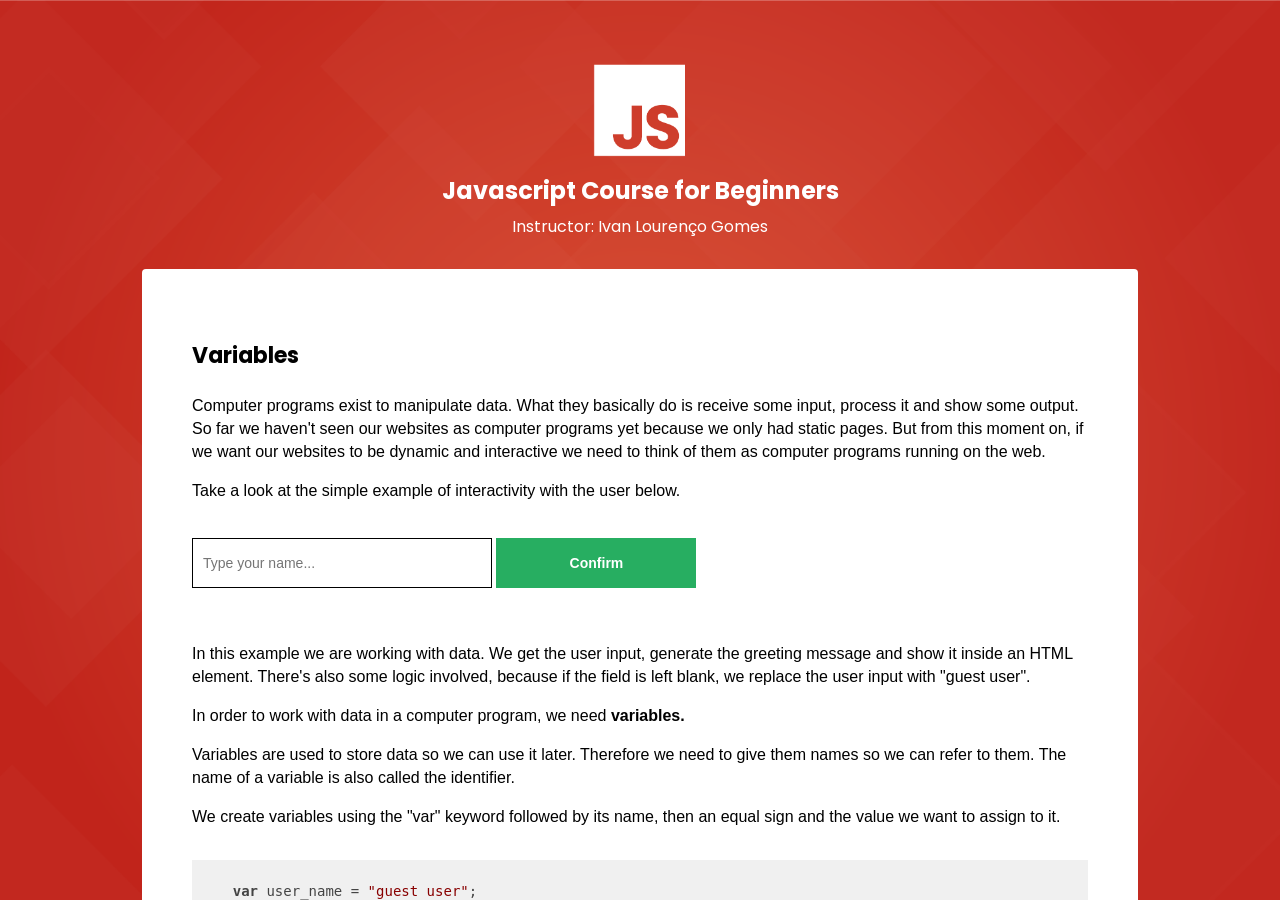
<file: materials/05-variables.html>
<!DOCTYPE html>
<html lang="pt-br">

    <head>
        <link rel="stylesheet" href="css/default.css">
        <script src="tools/indice.js"></script>
        <script>var current_class="variaveis";</script>
        <script src="highlight/highlight.pack.js"></script>
        <script>hljs.initHighlightingOnLoad();</script>
        <meta charset="UTF-8">
        <meta name="viewport" content="width=device-width, initial-scale=1.0">
        <meta http-equiv="X-UA-Compatible" content="ie=edge">
        <title>Variables</title>
        <link href="https://fonts.googleapis.com/css?family=Poppins:400,700" rel="stylesheet">
        <link rel="stylesheet" type="text/css" href="css/styles.css">
    </head>

    <body>

       <div class="page-container">
           <header>
               <div class="logo-area">
                   <img src="img/logo_js.png" alt="logo javascript">
               </div>
               <div class="course-title">
                   <h1>Javascript Course for Beginners</h1>
                   <h2>Instructor: Ivan Lourenço Gomes</h2>
               </div>
           </header>

           <main>
               <h3>Variables</h3>
               
                <p>
                    Computer programs exist to manipulate data. What they basically do is receive some input, process it
                    and show some output. So far we haven't seen our websites as computer programs yet because we only had static pages.
                    But from this moment on, if we want our websites to be dynamic and interactive we need to think of them 
                    as computer programs running on the web. 
                </p>

                <p>
                    Take a look at the simple example of interactivity with the user below.
                </p>

                <input id="user_greeting_input" type="text" placeholder="Type your name...">
                <button id="user_greeting_confirm">Confirm</button>
                <br>
                <strong id="user_greeting_message"></strong>
                <br>

                <p>
                    In this example we are working with data. We get the user input, generate the greeting message and 
                    show it inside an HTML element. There's also some logic involved, because if the field is left blank,
                    we replace the user input with "guest user".
                </p>

                <p>
                    In order to work with data in a computer program, we need <strong>variables.</strong>
                </p>

                <p>
                   Variables are used to store data so we can use it later. Therefore we need to give them names so we can refer to them.
                   The name of a variable is also called the identifier.
                </p>

                <p>
                    We create variables using the "var" keyword followed by its name, then an equal sign and the value we want to assign to it. 
                </p>

                <pre>
                    <code class="javascript">
    var user_name = "guest user";
                    </code>
                </pre>

                <p>
                    After assigning the string value "guest user" to the variable, we can access it anytime we want. To test it, let's create
                    a variable like above and then run the following statement:
                </p>

                <pre>
                    <code class="javascript">
    console.log(user_name);
                    </code>
                </pre>

                <p>
                    What's the use of sending this value to the console? This is a good method of testing. Now that we know that our variable was created and the value
                    has been correctlly assigned to it we can use it to form the greeting message and place it inside that html element.
                </p>

                <pre>
                    <code class="javascript">
    document.getElementById("user_greeting_message").innerHTML = "Hello " + user_name + "!";
                    </code>
                </pre>

                <p>
                    To form the message above we are doing string concatenation. In the next lesson we'll talk about data types and you will
                    learn more details about this.
                </p>

                <p>Before we move ahead, we need to know some rules for naming variables.</p>

                <h4>Variable names or Identifiers</h4>
               
                <p>
                    Variable names can contain: 
                </p>

                <ul>
                    <li>Letters</li>
                    <li>Numbers</li>
                    <li>Underscores (_)</li>
                    <li>Dollar signs ($)</li>
                </ul>

                <p>
                    Important: Variable names can contain numbers but <strong>they can't start with numbers.</strong> White spaces are also not allowed.
                </p> 

                <p>See below a few examples of names:</p>
                    

                    <pre>
                        <code>
    a             // ok
    
    name          // ok
    
    $name         // ok
    
    students_name // ok
    
    student_1     // ok
    
    1_b           // invalid because it starts with a number
    
    my-name       // invalid because it has a dash (only underscores are allowed)
    
    my name       // invalid because it contains a white space
    
    new           // invalid because 'new' is a Javascript reserved word, like will be explained below.
                        </code>
                    </pre>

                    
                 <p>
                    If you speak a foreign language avoid using characters that don't exist in english, like ç, å, é, д, 国, etc.
                    Although they are acceptable, we should also write universal code that can be easily maintained by anyone who understands english.

                </p>

                <h4>Keywords</h4>
               
                <p>
                    Keywords (or reserved words) are used for internal functions and commands and therefore can't be used as variable names.
                    See below some examples of keywords:
                </p>

                <ul>
                    <li>function</li>
                    <li>if</li>
                    <li>else</li>
                    <li>var</li>
                    <li>new</li>
                    <li>return</li>
                    <li>break</li>
                    <li>default</li>
                    <li>in</li>
                </ul>

                <a target="_blank" href="https://www.w3schools.com/js/js_reserved.asp">See the complete list of keywords here.</a>
                
                <h4>Case Sensitive</h4>
               
                <p>
                    As explained earlier, Javascript is a "case sensitive" language, so have this in mind when creating your variable names.
                    If you name a variable as "username" and then try to call it as "Username" you will get an error.
                </p>

                <h4>Keep your names meaningful and self-explanatory</h4>

                <p>
                    Good code should be easily understood not only by who wrote it but also by other people, so think of that when naming your variables.
                    If we're to create a program to get the first and last name of a person, which of the names below do you think 
                    we should choose:
                </p>

                <pre>
                    <code class="javascript">
    //Option # 1:
    var first_name = "John";
    var last_name = "Doe";

    //Option # 2:
    var name1 = "John";
    var name2 = "Doe";

    //Option # 3:
    var a = "John";
    var b = "Doe";
                    </code>
                </pre>

                <p>
                    It should be pretty obvious that the first option is the best one. The second option is acceptable but not very good. The third option is terrible.
                </p>

                <h4>Naming convention</h4>

                <p>
                    Programming languages normally have naming conventions to make the code more easily readable. Javascript programmers
                    usually choose the <strong>lower camelCase</strong> style for naming variables. This means first letter lowercase 
                    and the first letters of subsequent words in uppercase. 
                </p>
                
                <pre>
                    <code>
    // camelCase examples:
    
    firstName
    
    lastName
    
    exchangeRate
    
    maxContainerWidth
    
    screenSize
                    </code>
                </pre>

                <p>
                    Using only lower case characters and underscores to separate words, like last_name or max_container_width is also common.
                    Pick the style you feel most comfortable with and keep consistent. Also try to keep the names as short as possible, which means that
                    firstName is better than firstNameOfTheUser. 
                </p>

                <div id="bottom-area">
                    <div class="prev-next-link">
                        <div class="link-aula" id="prev_class">
                            
                        </div>
                        <div class="link-aula" id="next_class">
                            
                        </div>
                    </div>
                    
                    <div class="classes">
                        <h3>
                            Contents
                        </h3>
                        <ul id="class_index">
                        </ul>
                    </div>
                    
                </div>

           </main>

        </div>
        
        <script src="js/scripts.js"></script> 
    </body>

</html>
</file>
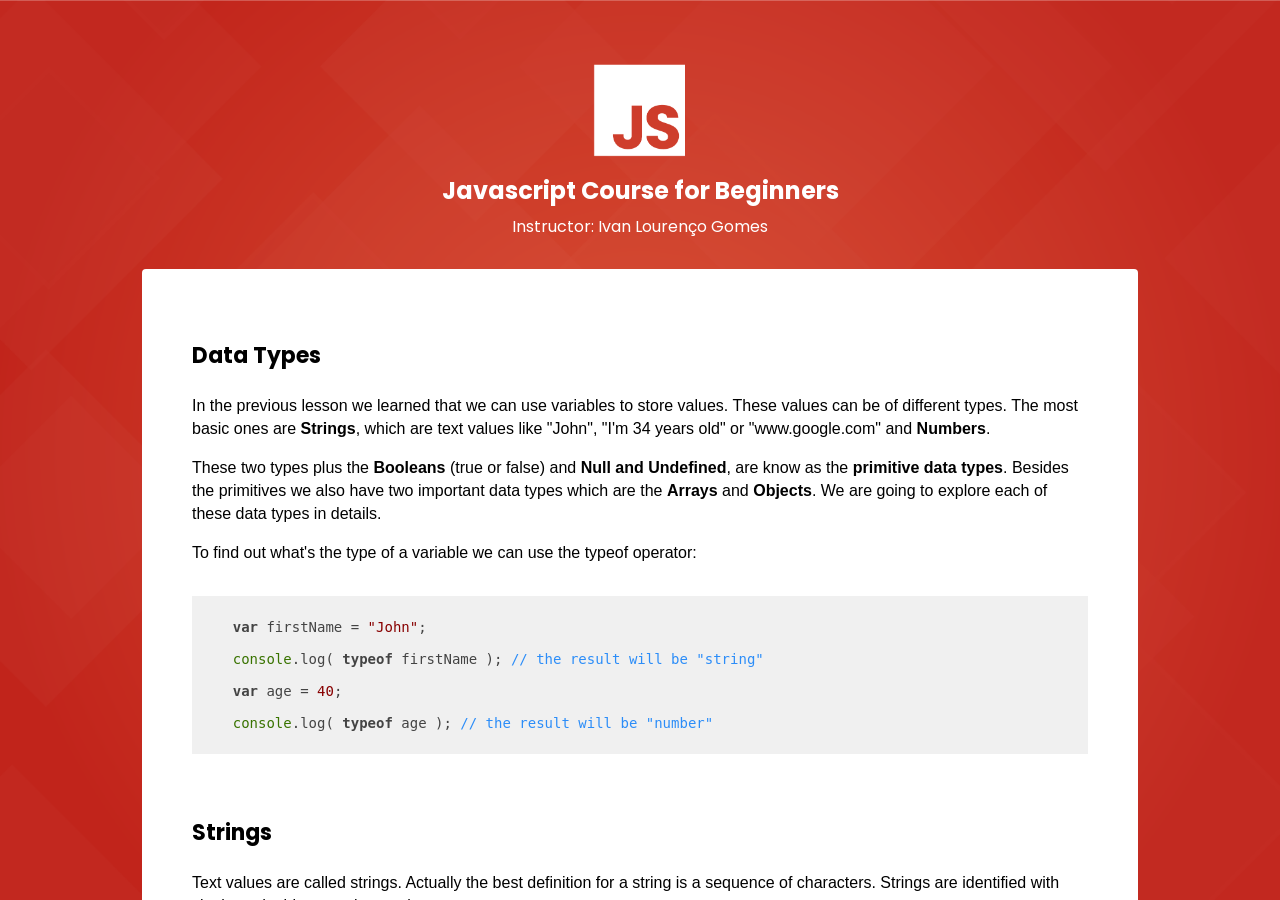
<file: materials/06-data-types-strings.html>
<!DOCTYPE html>
<html lang="pt-br">

    <head>
        <link rel="stylesheet" href="css/default.css">
        <script src="tools/indice.js"></script>
        <script>var current_class="tipos_dados_strings";</script>
        <script src="highlight/highlight.pack.js"></script>
        <script>hljs.initHighlightingOnLoad();</script>
        <meta charset="UTF-8">
        <meta name="viewport" content="width=device-width, initial-scale=1.0">
        <meta http-equiv="X-UA-Compatible" content="ie=edge">
        <title>Data Types - Strings</title>
        <link href="https://fonts.googleapis.com/css?family=Poppins:400,700" rel="stylesheet">
        <link rel="stylesheet" type="text/css" href="css/styles.css">
    </head>

    <body>

       <div class="page-container">
           <header>
               <div class="logo-area">
                   <img src="img/logo_js.png" alt="logo javascript">
               </div>
               <div class="course-title">
                   <h1>Javascript Course for Beginners</h1>
                   <h2>Instructor: Ivan Lourenço Gomes</h2>
               </div>
           </header>

           <main>
               <h3>Data Types</h3>
               
                <p>
                    In the previous lesson we learned that we can use variables to store values. These values can be of different types.
                    The most basic ones are <strong>Strings</strong>, which are text values like "John", "I'm 34 years old" or "www.google.com" 
                    and <strong>Numbers</strong>.
                </p>
                    
                <p>
                    These two types plus the <strong>Booleans</strong> (true or false) and <strong>Null and Undefined</strong>, 
                    are know as the <strong>primitive data types</strong>. 
                    Besides the primitives we also have two important data types which are the <strong>Arrays</strong> 
                    and <strong>Objects</strong>. We are going to explore
                    each of these data types in details. 
                </p>

                <p>
                    To find out what's the type of a variable we can use the typeof operator:
                </p>

                <pre>
                    <code class="javascript">
    var firstName = "John";  
    
    console.log( typeof firstName ); // the result will be "string"

    var age = 40;  
    
    console.log( typeof age ); // the result will be "number"
                    </code>
                </pre>

                <h3>Strings</h3>

                <p>
                    Text values are called strings. Actually the best definition for a string is a sequence of characters.
                    Strings are identified with single or double quotation marks.
                </p>

                <p>
                    Let's create some example variables to store string values:
                </p>

                <pre>
                    <code class="javascript">
    var firstName = "John";  // we can use double quotation marks
    
    var lastName = 'Doe'; // or single quotation marks
    
    var passportNumber = 'XYZ0123';  
    
    var phoneNumber = "909299999";
    
    var email = 'john_doe@gmail.com';
    
    var bio = "John Doe started his web developer career in 2010 and has contributed to many important projects, like...";
                    </code>
                </pre>

                <p>
                    Note that in the examples above we have the phoneNumber value composed by numbers only. 
                    Why is it string and not number type?
                </p>

                <p>
                    Although the value is composed by numbers only, it won't be used in any calculations so the
                    string type is more indicated.
                </p>

                <p>
                    On the other hand if we are to store the year of birth of a 
                    person we might as well use the number type, because we can subtract the current year by the 
                    year of birth to find the person's age.
                </p>

                <p>
                    There are important operations that can be done with strings, as shown below:
                </p>

                <ul>
                    <li><h5>Concatenation</h5></li>
                </ul>

                <pre>
                    <code class="javascript">
    var firstName = "John";

    var lastName = "Doe";

    var fullName = firstName + " " + lastName;

    console.log(fullName); 

    // The result will be "John Doe"

    // Therefore the plus sign (+) is used for concatenation with string values.
                    </code>
                </pre>
                
                <ul>
                    <li><h5>Length and Index</h5></li>
                </ul>

                <p>
                    As said above, strings are sequences of characters. Those sequences has a size (length)
                    and each of the characters has their specific position in the sequence, which is the index.
                </p>

                <pre>
                    <code class="javascript">
    var firstName = "John";

    console.log(firstName.length); // The result will be 4

    /* 
    The length property of a string represents its number of characters.
    Each character has its own index, starting from zero.
    White spaces also count. 
    */

    console.log(firstName[0]); // The result will be 'J'
    

    // We can access each character of a string using their index inside brackets. 

                    </code>
                </pre>

                <ul>
                    <li><h5>String replace</h5></li>
                </ul>

                <p>
                    There are useful ways of using the replace method. Let's say we have the following
                    url: "https://www.udemy.com". We can easily remove the https:// by replacing it with an empty string.
                    To use this method first inform the piece of text you want to replace and then the piece of text to 
                    replace it.
                </p>

                <pre>
                    <code class="javascript">
    var url = "https://www.udemy.com";

    console.log( url.replace( "https://" , "" ) ); // It will show "www.udemy.com"

                    </code>
                </pre>

                <p>
                    There are many other operations we can do with strings but we are not going to
                    explore them now. If you want you can <a target="_blank" href="https://www.w3schools.com/js/js_string_methods.asp">learn more here</a>.
                </p>


                <div id="bottom-area">
                    <div class="prev-next-link">
                        <div class="link-aula" id="prev_class">
                            
                        </div>
                        <div class="link-aula" id="next_class">
                            
                        </div>
                    </div>
                    
                    <div class="classes">
                        <h3>
                            Contents
                        </h3>
                        <ul id="class_index">
                        </ul>
                    </div>
                </div>

           </main>

        </div>
        <script src="js/scripts.js"></script> 
    </body>

</html>
</file>
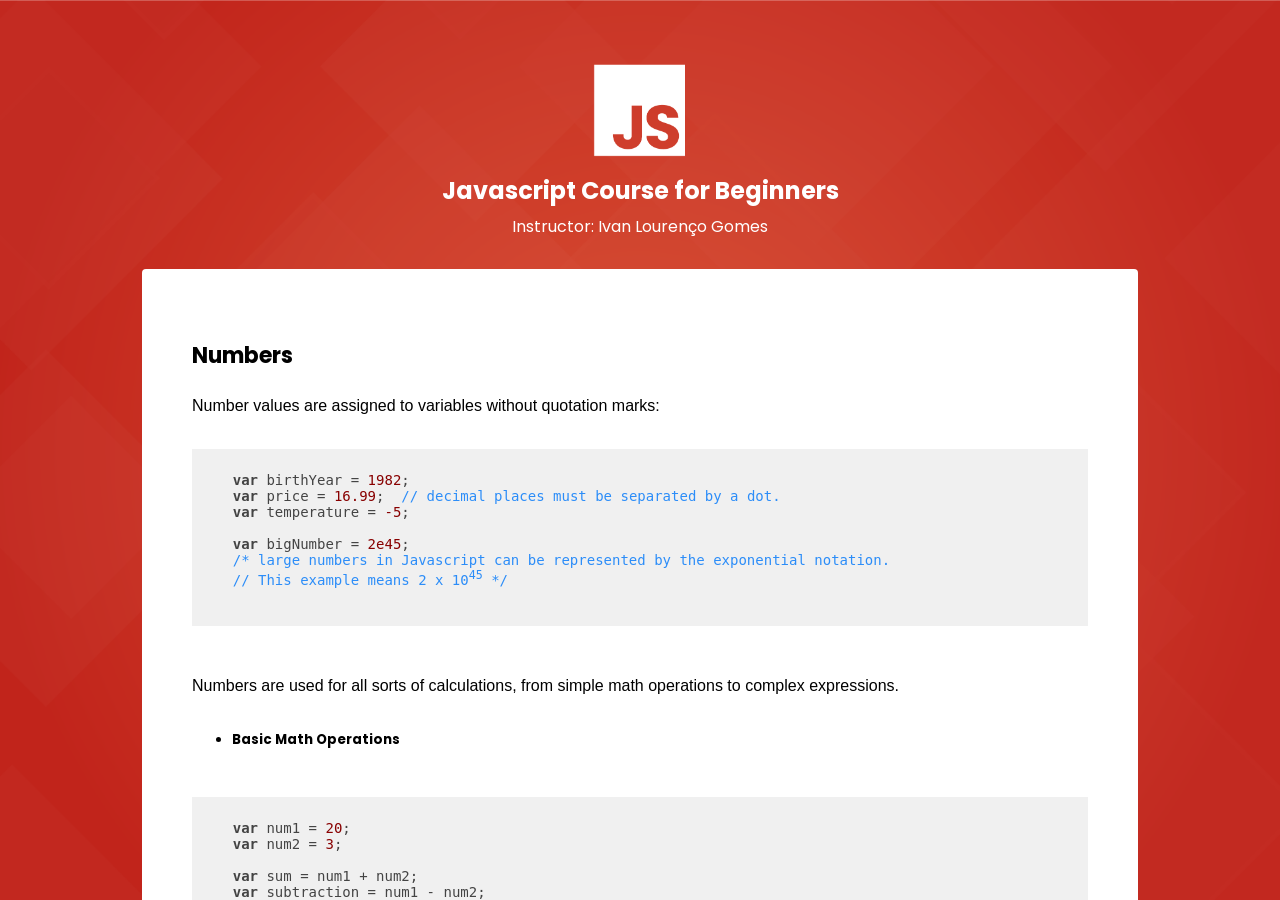
<file: materials/07-data-types-numbers.html>
<!DOCTYPE html>
<html lang="pt-br">

    <head>
        <link rel="stylesheet" href="css/default.css">
        <script src="tools/indice.js"></script>
        <script>var current_class="tipos_dados_numbers";</script>
        <script src="highlight/highlight.pack.js"></script>
        <script>hljs.initHighlightingOnLoad();</script>
        <meta charset="UTF-8">
        <meta name="viewport" content="width=device-width, initial-scale=1.0">
        <meta http-equiv="X-UA-Compatible" content="ie=edge">
        <title>Data Types - Numbers</title>
        <link href="https://fonts.googleapis.com/css?family=Poppins:400,700" rel="stylesheet">
        <link rel="stylesheet" type="text/css" href="css/styles.css">
    </head>

    <body>

       <div class="page-container">
           <header>
               <div class="logo-area">
                   <img src="img/logo_js.png" alt="logo javascript">
               </div>
               <div class="course-title">
                   <h1>Javascript Course for Beginners</h1>
                   <h2>Instructor: Ivan Lourenço Gomes</h2>
               </div>
           </header>

           <main>
               <h3>Numbers</h3>
               
                <p>
                    Number values are assigned to variables without quotation marks:
                </p>

                <pre>
                    <code class="javascript">
    var birthYear = 1982; 
    var price = 16.99;  // decimal places must be separated by a dot.
    var temperature = -5;
    
    var bigNumber = 2e45; 
    /* large numbers in Javascript can be represented by the exponential notation. 
    // This example means 2 x 10<sup>45</sup> */

                    </code>
                </pre>

                <p>
                    Numbers are used for all sorts of calculations, from simple math operations to complex expressions.
                </p>

                <ul>
                    <li><h5>Basic Math Operations</h5></li>
                </ul>

                <pre>
                    <code class="javascript">
    var num1 = 20;
    var num2 = 3;

    var sum = num1 + num2;
    var subtraction = num1 - num2;
    var division = num1 / num2;
    var multiplication = num1 * num2;

    var average = (num1 + num2) / 2;

    /*
    Parenthesis can be used to form expressions. In this case it was used to define the order
    of the operations. Without parenthesis, the division would have been done before the sum,
    resulting in an incorrect average.
    */

                    </code>
                </pre>

                <ul>
                    <li><h5>The Math Object</h5></li>
                </ul>

                <p>
                    We can do more advanced operations using the built-in Math object and its methods.
                    Don't worry if you still have trouble undestanding the concept of objects and 
                    methods, all of this will be clear later in the course.
                </p>

                <pre>
                    <code class="javascript">
    var power = Math.pow(2,4);  /*  This does 2<sup>4</sup>, which is 16. */

    var roundedNumber = Math.round(2.7); // Rounds to the nearest integer. Result: 3

    var roundUp = Math.ceil(4.3) // Rounds to the next integer. Result: 5
    
    var roundDown = Math.floor(4.6) // Rounds to the current integer. Result: 4

    var squareRoot = Math.sqrt(36) // Square root. Result: 6

    var randomNumber = Math.random() // The result is a random number between 0 and 1
                    </code>
                </pre>

                <ul>
                    <li><h5>Methods of the number object</h5></li>
                </ul>

                <p>
                    In Javascript, every data type is an object and has its own methods. This is something 
                    that can be a bit confusing at first but it will become clearer as we advance in the course.
                </p>

                <p>
                    When we have a variable with a number assigned to it, we can use a few methods:
                </p>

                <pre>
                    <code class="javascript">
    var myNumber = 3.78633;
    
    // toFixed() rounds it to a fixed number of decimal places

    console.log( myNumber.toFixed(2) ); // will show 3.79
    console.log( myNumber.toFixed(4) ); // will show 3.7863


                    </code>
                </pre>

                <p>Check out more number methods <a href="https://www.w3schools.com/js/js_number_methods.asp" target="_blank">here</a> </p>

                <ul>
                    <li><h5>Incremental operators</h5></li>
                </ul>

                <p>
                    One common set of operations we usually need to do with numbers is incrementing and decrementing.
                    When we start using loops this will turn out to be essential.
                </p>

                <p>
                    Let's say we want to increment 5 to the current value of a variable. We have two ways
                    of doing it.
                </p>

                <pre>
                    <code class="javascript">

    var myNumber = 20;
    myNumber = myNumber + 5;
    console.log(myNumber); // The result will be 25

                    </code>
                </pre>

                <p>
                    This structure variable = variable + value can be simplified with the incremental operator (+=)
                </p>

                <pre>
                    <code class="javascript">

    myNumber = 1;
    myNumber += 5;
    console.log(myNumber); // The result will be 6

    // We can also use *=, /= e -= for incremental multiplication, division and subtraction

                    </code>
                </pre>

                <p>
                    The incremental operator += also works with strings:
                </p>

                <pre>
                    <code class="javascript">
    var name = "John";
    name += " ";
    name += "Doe";

    console.log(name); // The console will show "John Doe"
    
                    </code>
                </pre>
                

                <h4>Type conversions</h4>

                <p>
                    There will be cases when type conversions will be necessary. Let's say we receive
                    numbers from text inputs and they comes as strings (this is a very common situation).
                    In order to use them in calculations we'll need to convert them to numbers first.
                </p>

                <pre>
                    <code class="javascript">
    var firstNumber = "21"; 
    var secondNumber = "4";

    console.log(firstNumber + secondNumber);
    // The result will be 214 because the plus sign does concatenation on strings.

                    </code>
                </pre>

                <p>
                    To convert strings to numbers we can use ParseInt (for integers) or parseFloat (for numbers with decimals) functions.
                </p>

                <pre>
                    <code class="javascript">
   
    var firstNumber = "21"; 
    var secondNumber = "4";

    console.log(  parseInt(firstNumber) +  parseInt(secondNumber) );
    //The result will be 25

    // To do the opposite we can use the toString method.

    var yearOfBirth = 1986;
    
    console.log(yearOfBirth.toString() +  " is the year I was born.");

                    </code>
                </pre>

                <p>
                        Have you noticed the difference in the structure of number and string conversions? One was done with
                        parseInt(firstNumber) while the other was done with yearOfBirth.toString(). This happens because
                        the first one is a Javascript global function while the other is a method of the string object. In
                        Javascript every data type is an object.  
                </p>

                <p>
                    A bit confusing, right? Don't worry about understanding this concept now. When you get more 
                    comfortable with the language,
                    it will be understood naturally.
                </p>

                <p>
                    If you're unsure on how to do the conversion, just type on Google "JS string to integer" or 
                    "JS number to string" and you can confirm the way you should do it.
                </p>

                <p>
                    Always keep an eye on the type of your variables because many times a lack of conversion
                    goes unnoticed and can lead to bugs in your code. 
                </p>

                <div id="bottom-area">
                    <div class="prev-next-link">
                        <div class="link-aula" id="prev_class">
                            
                        </div>
                        <div class="link-aula" id="next_class">
                            
                        </div>
                    </div>
                    
                    <div class="classes">
                        <h3>
                            Contents
                        </h3>
                        <ul id="class_index">
                        </ul>
                    </div>
                </div>

           </main>

        </div>
        <script src="js/scripts.js"></script> 
    </body>

</html>
</file>
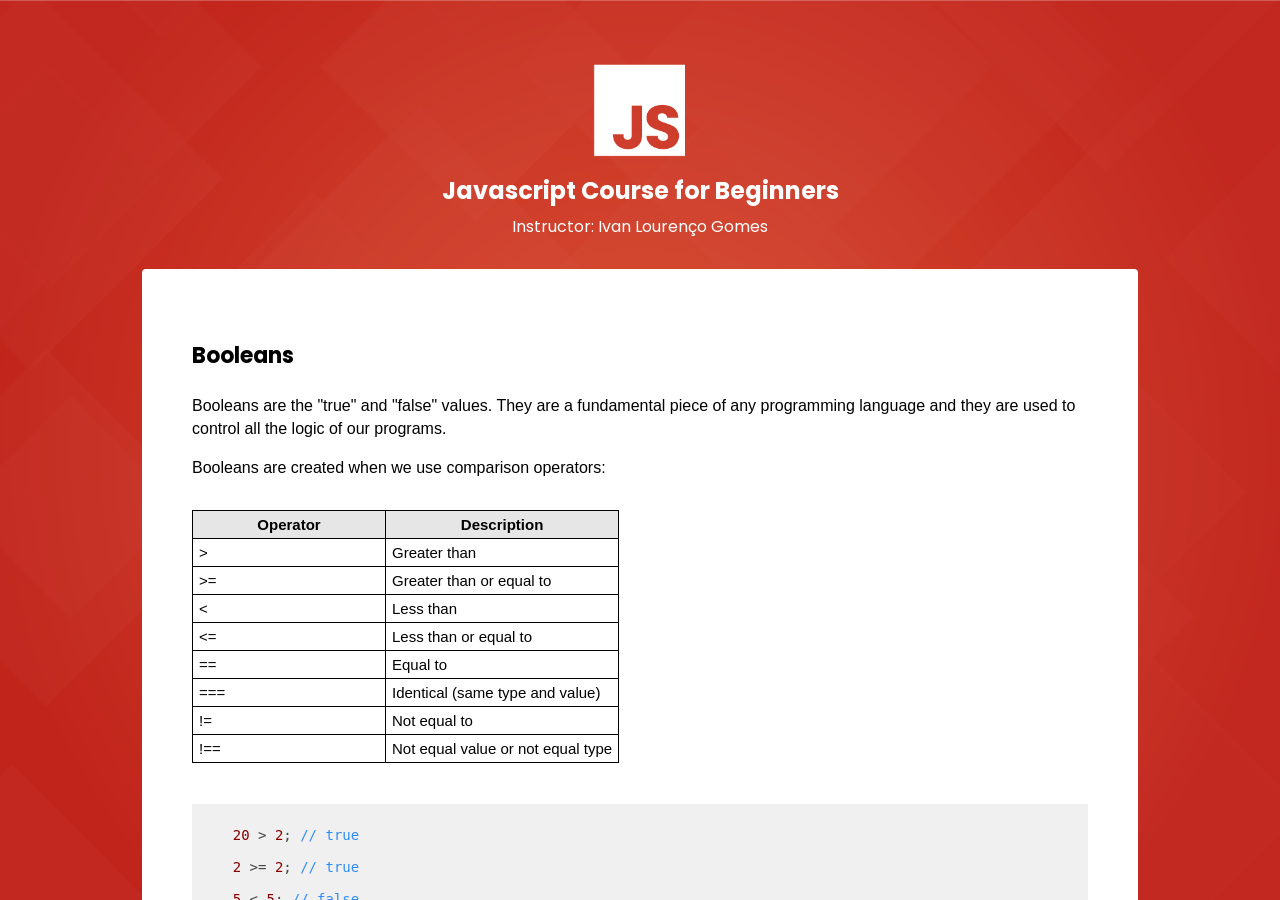
<file: materials/08-data-types-booleans.html>
<!DOCTYPE html>
<html lang="pt-br">

    <head>
        <link rel="stylesheet" href="css/default.css">
        <script src="tools/indice.js"></script>
        <script>var current_class="tipos_dados_booleans";</script>
        <script src="highlight/highlight.pack.js"></script>
        <script>hljs.initHighlightingOnLoad();</script>
        <meta charset="UTF-8">
        <meta name="viewport" content="width=device-width, initial-scale=1.0">
        <meta http-equiv="X-UA-Compatible" content="ie=edge">
        <title>Data Types - Booleans</title>
        <link href="https://fonts.googleapis.com/css?family=Poppins:400,700" rel="stylesheet">
        <link rel="stylesheet" type="text/css" href="css/styles.css">
    </head>

    <body>

       <div class="page-container">
           <header>
               <div class="logo-area">
                   <img src="img/logo_js.png" alt="logo javascript">
               </div>
               <div class="course-title">
                   <h1>Javascript Course for Beginners</h1>
                   <h2>Instructor: Ivan Lourenço Gomes</h2>
               </div>
           </header>

           <main>
               <h3>Booleans</h3>

                <p>
                    Booleans are the "true" and "false" values. They are a fundamental piece of
                    any programming language and they are used to control all the logic of
                    our programs.
                </p>

                <p>Booleans are created when we use comparison operators:</p>

                <div class="tableBox">
                        <table>
                            <tr>
                                <th>Operator</th>
                                <th>Description</th>
                            </tr>
                            <tr>
                                <td> &gt; </td>
                                <td>Greater than</td>
                            </tr>
                            <tr>
                                <td> &gt;= </td>
                                <td>Greater than or equal to</td>
                            </tr>
                            <tr>
                                <td> &lt; </td>
                                <td>Less than</td>
                            </tr>
                            <tr>
                                <td> &lt;= </td>
                                <td>Less than or equal to</td>
                            </tr>   
                            <tr>
                                <td> == </td>
                                <td>Equal to</td>
                            </tr>
                            <tr>
                                <td> === </td>
                                <td>Identical (same type and value)</td>
                            </tr>
                            <tr>
                                <td> != </td>
                                <td>Not equal to</td>
                            </tr>
                            <tr>
                                <td> !== </td>
                                <td>Not equal value or not equal type</td>
                            </tr>

                            
    
                        </table>
                    </div>

                <pre>
                    <code class="javascript">
    20 > 2; // true

    2 >= 2; // true

    5 < 5; // false

    5 <= 10; // true

    20 == 20; // true

    'john' == 'johnny' // false

    'a' == 'A' // false

    20 === "20"; // false - same value but different types

    20 != 10; // true

    10 != 10; // false

    "10" !== 10; // true - type is different


    /* 
    Be careful when using greater than and less than operators with different data types. 
    That can lead to unexpected results 
    */
 
                    </code>
                </pre>

                <p>
                    We'll use booleans on conditional structures. Let's say you will offer
                    finance options for you customers on orders of US$1000 or above:
                </p>

                <pre>
                    <code class="javascript">
    var orderValue = 2800;

    if( orderValue >= 1000 ) {
        console.log("You are eligible to finance your order.");
    } else {
        console.log("Finance options are not available for orders below US$1000");
    }
 
                    </code>
                </pre>

                <p>
                    We'll explore conditionals in depth in the next few lessons.
                </p>


                <div id="bottom-area">
                    <div class="prev-next-link">
                        <div class="link-aula" id="prev_class">
                            
                        </div>
                        <div class="link-aula" id="next_class">
                            
                        </div>
                    </div>
                    
                    <div class="classes">
                        <h3>
                            Contents
                        </h3>
                        <ul id="class_index">
                        </ul>
                    </div>
                </div>

           </main>

        </div>
        <script src="js/scripts.js"></script>
    </body>

</html>
</file>
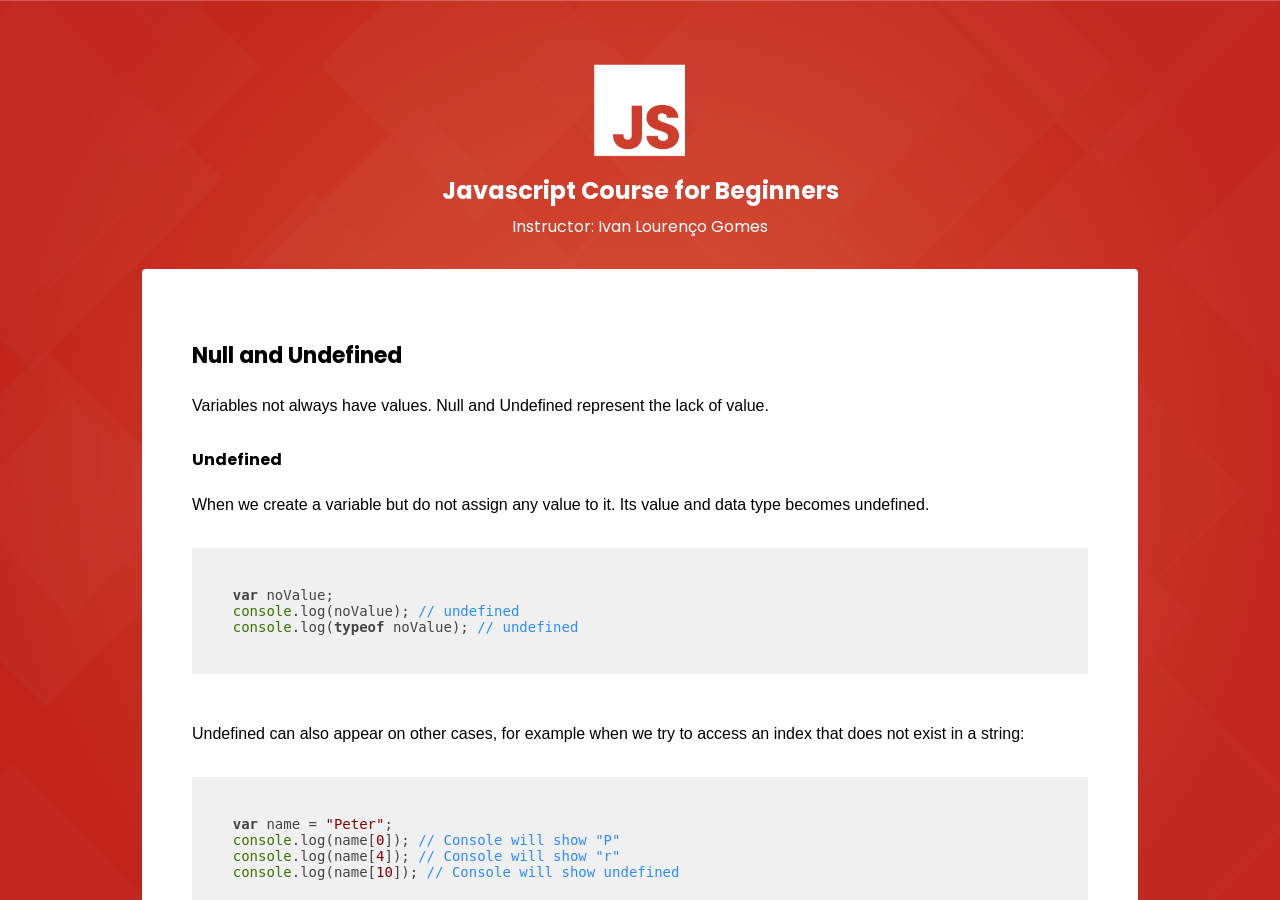
<file: materials/09-data-types-null-undefined.html>
<!DOCTYPE html>
<html lang="pt-br">

    <head>
        <link rel="stylesheet" href="css/default.css">
        <script src="tools/indice.js"></script>
        <script>var current_class="tipos_dados_null";</script>
        <script src="highlight/highlight.pack.js"></script>
        <script>hljs.initHighlightingOnLoad();</script>
        <meta charset="UTF-8">
        <meta name="viewport" content="width=device-width, initial-scale=1.0">
        <meta http-equiv="X-UA-Compatible" content="ie=edge">
        <title>Data Types - null and undefined</title>
        <link href="https://fonts.googleapis.com/css?family=Poppins:400,700" rel="stylesheet">
        <link rel="stylesheet" type="text/css" href="css/styles.css">
    </head>

    <body>

       <div class="page-container">
           <header>
               <div class="logo-area">
                   <img src="img/logo_js.png" alt="logo javascript">
               </div>
               <div class="course-title">
                   <h1>Javascript Course for Beginners</h1>
                   <h2>Instructor: Ivan Lourenço Gomes</h2>
               </div>
           </header>

           <main>
               <h3>Null and Undefined</h3>
               
                <p>
                    Variables not always have values. Null and Undefined represent the lack of value.
                </p>

                <h4>
                    Undefined
                </h4>

                <p>
                    When we create a variable but do not assign any value to it. Its value and data type becomes undefined.
                </p>

                <pre>
                    <code class="javascript">

    var noValue;
    console.log(noValue); // undefined
    console.log(typeof noValue); // undefined

                    </code>
                </pre>

                <p>
                    Undefined can also appear on other cases, for example when we try to 
                    access an index that does not exist in a string:
                </p>

                <pre>
                    <code class="javascript">

    var name = "Peter";
    console.log(name[0]); // Console will show "P"
    console.log(name[4]); // Console will show "r"
    console.log(name[10]); // Console will show undefined


                    </code>
                </pre>

                <p>
                    When we talk about arrays and objects we'll see that:

                    <li>
                        Like strings, arrays have a length and each of their elements have an index
                        from which we can access them. When we try to access an index that does not
                        exist, we'll get the value of undefined.
                    </li>
                    <br>
                    <li>
                        Objects have properties. A car object might have "Manufacturer" or "Name" properties
                        but probably not an "Email" property. If we try to get a non-existent property of an
                        object, we'll get the value of undefined.
                    </li>
                </p>



                <h4>
                    Null
                </h4>

                <p>
                    Null is not exactly a data type and for many people <a href="https://medium.com/@hbarcelos/why-i-banned-null-from-my-js-code-and-why-you-should-too-13df90323cfa" target="_blank">it should be avoided.</a>
                </p>

                <p>
                    Null is normally used to reset the value of a variable that had a value previously:
                </p>

                <pre>
                    <code class="javascript">

    var temperature = 35;
    console.log(temperature);

    temperature = null;
    console.log(temperature); // The console will show null
    console.log(typeof temperature); // The console will show object - which could be misleading
    
                    </code>
                </pre>

                <p>
                    However, the same can be done with undefined:
                </p>

                <pre>
                    <code class="javascript">

    var temperature = 35;
    console.log(temperature);

    temperature = undefined;
    console.log(temperature); // The console will show undefined
    
                    </code>
                </pre>

                <p>
                    In fact, Javascript even consider null and undefined to be equal:
                </p>

                <pre>
                    <code class="javascript">

    console.log(undefined == null);  // The console will show true

                    </code>
                </pre>

                <p>
                    Some people probably just use it to differentiate when a value has never been assigned to 
                    a variable and when its value has just been reset. 
                </p>

                <p>
                    In our examples we'll leave null aside and use undefined when needed.
                </p>

                <div id="bottom-area">
                    <div class="prev-next-link">
                        <div class="link-aula" id="prev_class">
                            
                        </div>
                        <div class="link-aula" id="next_class">
                            
                        </div>
                    </div>
                    
                    <div class="classes">
                        <h3>
                            Contents
                        </h3>
                        <ul id="class_index">
                        </ul>
                    </div>
                </div>

           </main>

        </div>

        <script src="js/scripts.js"></script> 

    </body>

</html>
</file>
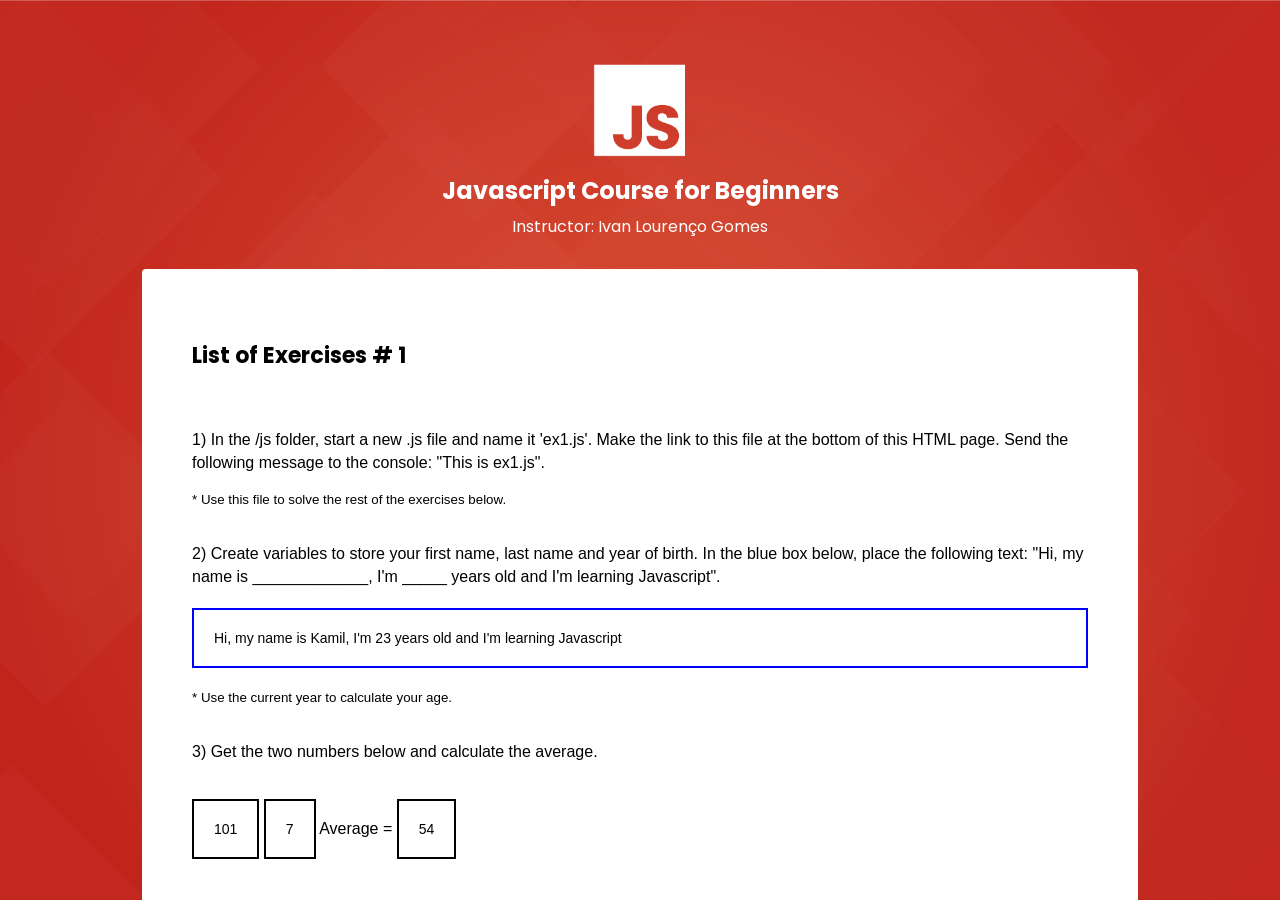
<file: materials/10-exercise1.html>
<!DOCTYPE html>
<html lang="pt-br">

    <head>
        <link rel="stylesheet" href="css/default.css">
        <script src="tools/indice.js"></script>
        <script>var current_class="exercicio1";</script>
        <script src="highlight/highlight.pack.js"></script>
        <script>hljs.initHighlightingOnLoad();</script>
        <meta charset="UTF-8">
        <meta name="viewport" content="width=device-width, initial-scale=1.0">
        <meta http-equiv="X-UA-Compatible" content="ie=edge">
        <title>List of Exercises # 1</title>
        <link href="https://fonts.googleapis.com/css?family=Poppins:400,700" rel="stylesheet">
        <link rel="stylesheet" type="text/css" href="css/styles.css">
    </head>

    <body>

       <div class="page-container">
           <header>
               <div class="logo-area">
                   <img src="img/logo_js.png" alt="logo javascript">
               </div>
               <div class="course-title">
                   <h1>Javascript Course for Beginners</h1>
                   <h2>Instructor: Ivan Lourenço Gomes</h2>
               </div>
           </header>

           <main>
               <h3>List of Exercises # 1</h3>
               <br>
               
                <p>
                    1) In the /js folder, start a new .js file and name it 'ex1.js'. Make the link to this file 
                    at the bottom of this HTML page. Send the following message to the console: "This is ex1.js". 
                </p>

                <small>* Use this file to solve the rest of the exercises below.</small>
                
                <br><br>
                
                <p>
                    2) Create variables to store your first name, last name and year of birth. In the blue box below, 
                    place the following text: "Hi, my name is _____________,
                    I'm _____ years old and I'm learning Javascript". 
                </p>

                <div class="caixa_outer blueborder">

                    <div id="student_message">
                          This element has id="student_message". Show your message here.
                    </div>
                </div>

                <small>* Use the current year to calculate your age.</small>

                <br><br>

                <p>
                    3) Get the two numbers below and calculate the average.
                    
                </p>
    
                <div class="caixa_outer inline">
    
                    <div id="num_1">
                            101
                    </div>
                </div>
    
                
    
                <div class="caixa_outer inline">
    
                    <div id="num_2">
                            7
                    </div>
                </div>
                
                Average =  
                <div class="caixa_outer inline">
                    
                    <div id="result">
                            Show the result with two decimal places
                    </div>
                </div>
                
    
                <br>
    
                <br>

                <p>
                    4) Suppose telephone numbers with 9 digits are valid. All others are invalid. 
                    Use Javascript to test if the below numbers are valid:

                </p>

                <pre>
                    <code class="javascript">

    var phone1 = "988866552";
    var phone2 = "99087612366";
    var phone3 = 876543123;
    
                    </code>
                </pre>
                
               

                <br>

                <p>
                    5) Send to the console the result of the following operation: 32<sup>6</sup>.
                    
                </p>

                <br>

                <p>
                    6) Consider the following variable names and inform which are invalid and why:

                    <ul>
                        <p>a) var NAME;</p>
                        <p>b) var $num1;</p>
                        <p>c) var typeof; </p>
                        <p>d) var first-name; </p>
                        <p>e) var attempt_2;</p>
                        <p>f) var 2ndAttempt; </p>
                        <p>g) var full name; </p>
                    </ul>
                    
                </p>

                <br>

                <p>
                    7) Consider the block of code below and guess what values will be shown in the console.
                </p>

                <pre>
                    <code class="javascript">

    var quantity = "25";
    var number = 6;
    var pressure;
    var temperature = null;

    console.log(quantity += quantity); 
    console.log( (7+5) / number + 2 ); 
    console.log(pressure); 
    console.log(temperature); 
    console.log(typeof pressure); 
    console.log(typeof temperature);

                    
                    </code>
                </pre>

                <br>

                <p>
                    8) Do the transformations to the URLs below:
                </p>

                <div class="caixa_outer inline">
                    <div id="url_1">
                            www.udemy.com
                    </div>
                </div>

                <div class="caixa_outer inline">
                    <div id="url_2">
                            show the url with https:// here
                    </div>
                </div>

                <br>

                <div class="caixa_outer inline">
                    <div id="url_3">
                            https://www.google.com
                    </div>
                </div>

                <div class="caixa_outer inline">
                    <div id="url_4">
                            show the url without https:// here
                    </div>
                </div>
                    

                <div id="bottom-area">
                    <div class="prev-next-link">
                        <div class="link-aula" id="prev_class">
                            
                        </div>
                        <div class="link-aula" id="next_class">
                            
                        </div>
                    </div>
                    
                    <div class="classes">
                        <h3>
                            Contents
                        </h3>
                        <ul id="class_index">
                        </ul>
                    </div>
                </div>

           </main>

        </div>
        <script src="js/ex1.js"></script>
    </body>

</html>
</file>
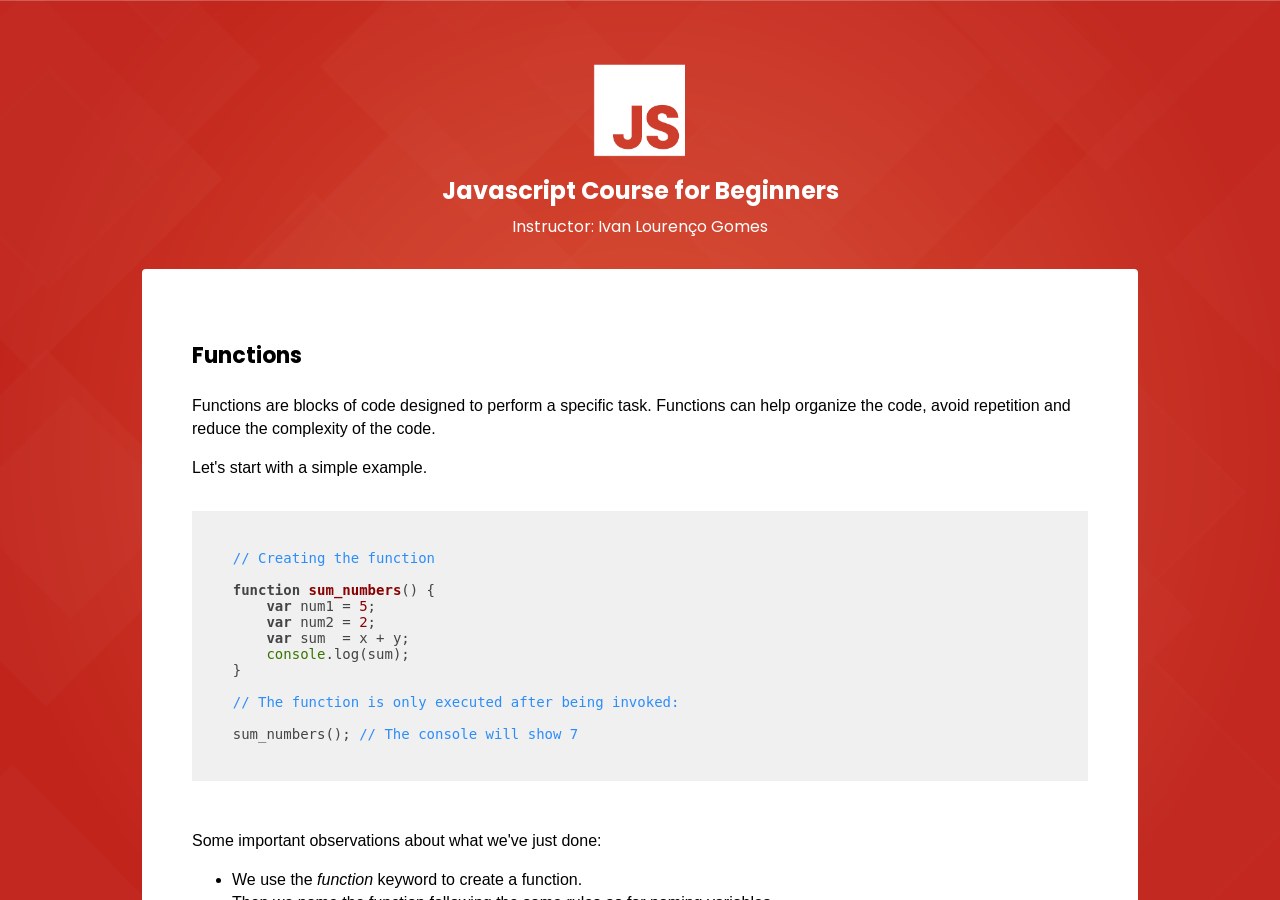
<file: materials/11-functions.html>
<!DOCTYPE html>
<html lang="pt-br">

    <head>
        <link rel="stylesheet" href="css/default.css">
        <script src="tools/indice.js"></script>
        <script>var current_class="funcoes";</script>
        <script src="highlight/highlight.pack.js"></script>
        <script>hljs.initHighlightingOnLoad();</script>
        <meta charset="UTF-8">
        <meta name="viewport" content="width=device-width, initial-scale=1.0">
        <meta http-equiv="X-UA-Compatible" content="ie=edge">
        <title>Functions</title>
        <link href="https://fonts.googleapis.com/css?family=Poppins:400,700" rel="stylesheet">
        <link rel="stylesheet" type="text/css" href="css/styles.css">
    </head>

    <body>

       <div class="page-container">
           <header>
               <div class="logo-area">
                   <img src="img/logo_js.png" alt="logo javascript">
               </div>
               <div class="course-title">
                   <h1>Javascript Course for Beginners</h1>
                   <h2>Instructor: Ivan Lourenço Gomes</h2>
               </div>
           </header>

           <main>
               <h3>Functions</h3>
               
                <p>
                    Functions are blocks of code designed to perform a specific task. Functions can help 
                    organize the code, avoid repetition and reduce the complexity of the code.
                </p>

                <p>Let's start with a simple example.</p>


                <pre>
                    <code class="javascript">
    
    // Creating the function

    function sum_numbers() {
        var num1 = 5;
        var num2 = 2;
        var sum  = x + y;
        console.log(sum);   
    }

    // The function is only executed after being invoked:

    sum_numbers(); // The console will show 7

                    </code>
                </pre>

                <p>
                    Some important observations about what we've just done:
                </p>

                <ul>
                    <li>We use the <i>function</i> keyword to create a function.</li>
                    <li>Then we name the function following the same rules as for naming variables.</li>
                    <li>Inside parenthesis we'll add the arguments (or parameters) of the function. Even if
                        the function has no arguments, like above, we need to open and close parenthesis when creating and when invoking it.
                    </li>
                    <li>Inside the curly braces '{ }' we'll write the block of code we want to be executed every time the function is invoked.</li>
                    <li>Semicolons are not needed at the end of function the declarations</li>                   
                </ul>

                <h4>Function arguments</h4>

                <p>
                    The arguments of the function are like variables that can be used inside the functions. In the example
                    above our function will always sum 5 + 2, which is not very useful. By using arguments we can 
                    make it dynamic and sum different numbers everytime.
                </p>

                <pre>
                    <code class="javascript">

    function sum_args(num1,num2) {
        var sum  = num1 + num2;
        console.log(sum); 
    }

    /* Now when invoking the function we can use any numbers we want: */

    sum_args(10,25); // The console will show 35

    sum_args(1000,375); // The console will show 1375

    sum_args(-2,47); // The console will show 45



                    </code>
                </pre>

                <h4>The return statement</h4>

                <p>
                    Our function is now dynamic but it's performing only one task: sending the result to the console. 
                    This can be useful for testing purposes but not more than that. It would be good 
                    if our function could return the value so we could do anything we want with it.
                </p>

                <p>
                    That's what the return statement will do:
                </p>


                <pre>
                    <code class="javascript">

    function sum_args(num1,num2) {
        var sum  = num1 + num2;
        return sum; 
    }

                    </code>
                </pre>

                <p>
                    Now we can do anything we want with it, like using in other calculations and 
                    sending the result to an HTML element.
                </p>

                <pre>
                    <code class="javascript">

    var average = sum_args(6,10) / 2;

    console.log( sum_args(13,21) );

                    </code>
                </pre>

                <p>
                    Can you sum -27 and 55 and show the result in the element below?
                </p>
               
                <div class="caixa_outer inline">

                    <div id="sum_result">
                            This element has id="sum_result"
                    </div>
                </div>


                <div id="bottom-area">
                    <div class="prev-next-link">
                        <div class="link-aula" id="prev_class">
                            
                        </div>
                        <div class="link-aula" id="next_class">
                            
                        </div>
                    </div>
                    
                    <div class="classes">
                        <h3>
                            Contents
                        </h3>
                        <ul id="class_index">
                        </ul>
                    </div>
                </div>




           </main>

        </div>

        <script src="js/scripts.js"></script>

    </body>

</html>
</file>
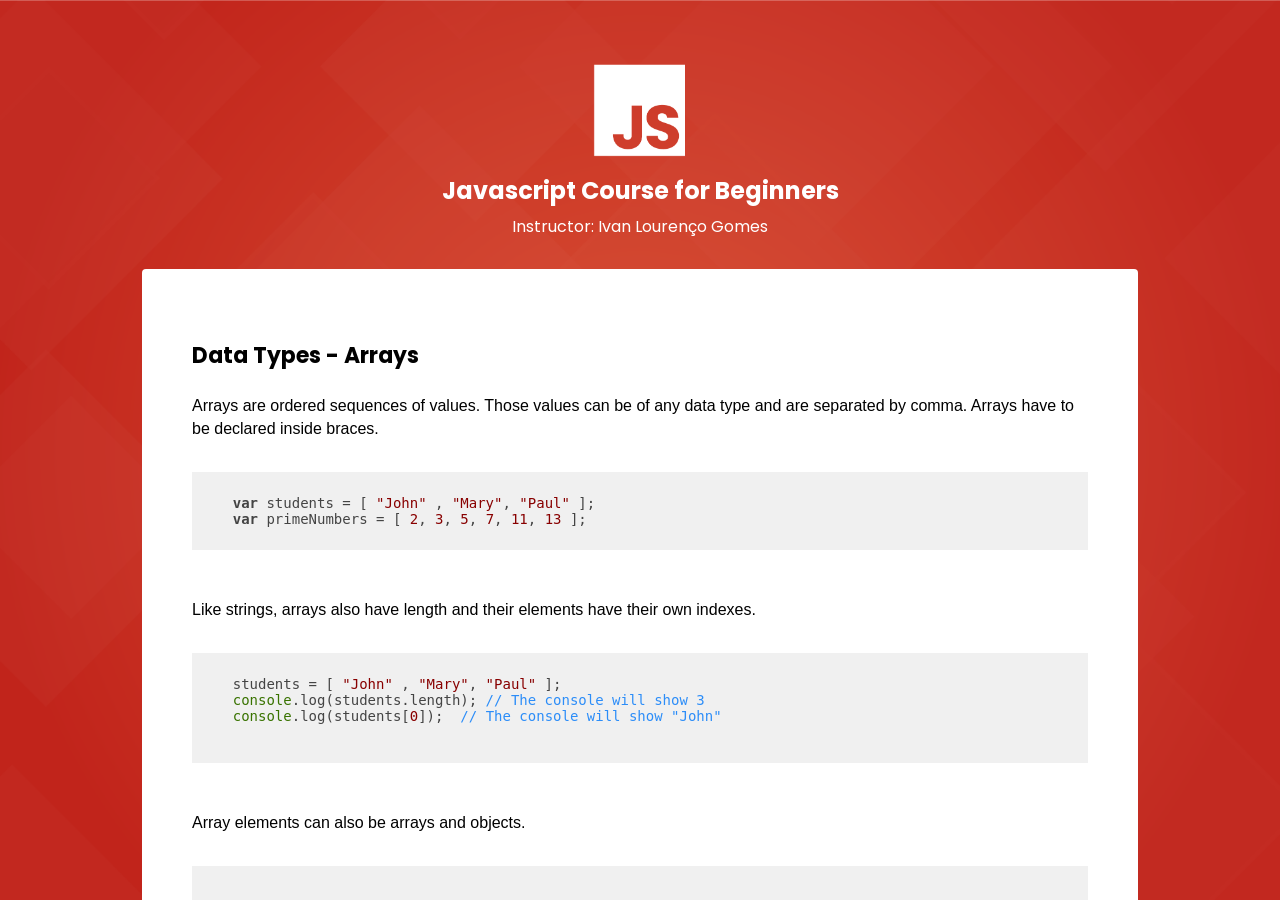
<file: materials/12-data-types-arrays.html>
<!DOCTYPE html>
<html lang="pt-br">

    <head>
        <link rel="stylesheet" href="css/default.css">
        <script src="tools/indice.js"></script>
        <script>var current_class="tipos_arrays";</script>
        <script src="highlight/highlight.pack.js"></script>
        <script>hljs.initHighlightingOnLoad();</script>
        <meta charset="UTF-8">
        <meta name="viewport" content="width=device-width, initial-scale=1.0">
        <meta http-equiv="X-UA-Compatible" content="ie=edge">
        <title>Data Types - Arrays</title>
        <link href="https://fonts.googleapis.com/css?family=Poppins:400,700" rel="stylesheet">
        <link rel="stylesheet" type="text/css" href="css/styles.css">
    </head>

    <body>

       <div class="page-container">
           <header>
               <div class="logo-area">
                   <img src="img/logo_js.png" alt="logo javascript">
               </div>
               <div class="course-title">
                   <h1>Javascript Course for Beginners</h1>
                   <h2>Instructor: Ivan Lourenço Gomes</h2>
               </div>
           </header>

           <main>
               <h3>Data Types - Arrays</h3>

                <p>
                    Arrays are ordered sequences of values. Those values can be of any data type and are
                    separated by comma. Arrays have to be declared inside braces.
                </p>
                    
                
                <pre>
                    <code class="javascript">
    var students = [ "John" , "Mary", "Paul" ];
    var primeNumbers = [ 2, 3, 5, 7, 11, 13 ];
                    </code>
                </pre>

                <p>
                    Like strings, arrays also have length and their elements have their own indexes.
                </p>

                <pre>
                    <code class="javascript">
    students = [ "John" , "Mary", "Paul" ];
    console.log(students.length); // The console will show 3
    console.log(students[0]);  // The console will show "John"

                    </code>
                </pre>

                <p>
                    Array elements can also be arrays and objects.
                </p>

                <pre>
                    <code class="javascript">

    var groups = [ 
        [ "John" , "Mary" ],
        [ "Peter" , "Joana", "Andrew", "Julio" ],
        [ "Caroline" , "Helen", "Mark" ]
    ];

                    </code>
                </pre>


                <p>
                    This was an example of a multidimensional array. Can you guess what is the length
                    of the groups array? 
                </p>

                <p>
                    The groups array has 3 elements. 
                </p>

                <pre>
                    <code class="javascript">
    console.log(groups.length); // The console will 3
    console.log(groups[1]);  // The console will [ "Peter" , "Joana", "Andrew", "Julio" ]

    /* We can access arrays inside arrays by adding the index notation as many times as needed */

    console.log(grupos[1][2]);  // The console will "Andrew"

                    </code>
                </pre>

                <h4>Array operations</h4>
                
                
                <li>Push - Add elements to the end of an array</li>
                <li>Pop - Remove the last element of an array</li>
                <li>Shift - Remove the first element of an array</li>
                <li>Unshift - Add elements to the beginning of an array</li>

                <pre>
                    <code class="javascript">

    var courses = [ "HTML", "Python", "PHP" ];

    courses.push("Javascript");

    console.log(courses);  // The console will show [ "HTML", "Python", "PHP", "Javascript" ]

    courses.unshift("Bootstrap");

    console.log(courses);  // The console will show [ "Bootstrap", "HTML", "Python", "PHP", "Javascript" ]

    courses.pop();

    console.log(courses);  // The console will show [ "Bootstrap", "HTML", "Python", "PHP" ]

    courses.shift();

    console.log(courses);  // The console will show [ "HTML", "Python", "PHP" ]

                    </code>
                </pre>


                <p>It's also possible to redefine elements using the index notation</p>

                <pre>
                    <code class="javascript">

    var ingredients = [ "bread", "cheese", "ham" ];

    ingredients[0] = "whole bread";

    console.log(ingredients);  // The console will show [ "whole bread", "cheese", "ham" ]

                    </code>
                </pre>

                <li>Slice - extracts part of an array</li>

                <p>
                    The slice method extracts part of an array. We do it by choosing a 
                    start and an end index (end element not included).
                </p>

                <pre>
                    <code class="javascript">

    var students = [ "Peter" , "Joana", "Andrew", "Julio", "Kate", "Marie" ];
    console.log( students.slice(0,3) );

    // The console will show [ "Peter" , "Joana", "Andrew" ]

                    </code>
                </pre>

                <p>
                    By omitting  second value we go until the last element with it included.
                </p>

                <pre>
                    <code class="javascript">

    var students = [ "Peter" , "Joana", "Andrew", "Julio", "Kate", "Marie" ];
    
    console.log( students.slice(3,) );
    // The console will show ["Julio", "Kate", "Marie"]

                    </code>
                </pre>

                <p>
                    We can also use negative numbers to start counting backwards from the end of an array.
                    To get the last three elements of an array we do:
                </p>


                <pre>
                    <code class="javascript">

    var students = [ "Peter" , "Joana", "Andrew", "Julio", "Kate", "Marie" ];
    
    console.log( students.slice(-3,) );
    // The console will show ["Julio", "Kate", "Marie"]

                    </code>
                </pre>
               
                <div id="bottom-area">
                    <div class="prev-next-link">
                        <div class="link-aula" id="prev_class">
                            
                        </div>
                        <div class="link-aula" id="next_class">
                            
                        </div>
                    </div>
                    
                    <div class="classes">
                        <h3>
                            Contents
                        </h3>
                        <ul id="class_index">
                        </ul>
                    </div>
                </div>

           </main>

        </div>

        <script src="js/scripts.js"></script>

    </body>

</html>
</file>
<file: project-3/css/style.css>
@charset "UTF-8";
/*
Placeholder
*/
/*
* Dotted Border - A SASS mixin to help you increase spacing between the dots of border-style:dotted.
* By @florbraz
* Documentation and examples - github.com/florbraz/Dotted-Border-w-custom-spacing-SCSS-Mixin
* V1.0
*/
/*
* Function to effect of newsletter message box
*/
@-webkit-keyframes showSweetAlert {
  0% {
    transform: scale(0.7);
    -webkit-transform: scale(0.7); }
  45% {
    transform: scale(1.05);
    -webkit-transform: scale(1.05); }
  80% {
    transform: scale(0.95);
    -webkit-transform: scale(0.95); }
  to {
    transform: scale(1);
    -webkit-transform: scale(1); } }
@keyframes showSweetAlert {
  0% {
    transform: scale(0.7);
    -webkit-transform: scale(0.7); }
  45% {
    transform: scale(1.05);
    -webkit-transform: scale(1.05); }
  80% {
    transform: scale(0.95);
    -webkit-transform: scale(0.95); }
  to {
    transform: scale(1);
    -webkit-transform: scale(1); } }
@-webkit-keyframes hideSweetAlert {
  0% {
    transform: scale(1);
    -webkit-transform: scale(1); }
  to {
    transform: scale(0.5);
    -webkit-transform: scale(0.5); } }
@keyframes hideSweetAlert {
  0% {
    transform: scale(1);
    -webkit-transform: scale(1); }
  to {
    transform: scale(0.5);
    -webkit-transform: scale(0.5); } }
/**
 * Mixin for animations and Keyframes
 */
.column, .columns {
  padding-left: 10px;
  padding-right: 10px; }

.no-padding {
  padding-right: 0;
  padding-left: 0; }

.table {
  display: table;
  height: 100%;
  width: 100%; }

.table-cell {
  display: table-cell;
  vertical-align: middle;
  height: 100%;
  width: 100%; }

.global-page-container {
  width: 100%;
  display: inline-block;
  margin: auto;
  height: 100%; }

.inline {
  display: inline-block !important; }

/* **********************************************************************************************
***********************************   MEDIA QUERIES   ******************************************* 
********************************************************************************************** */
/* max-width 640px *********************************************************************/
@media only screen and (max-width: 40em) {
  .global-page-container {
    width: 100%; } }
/* min-width 641px and max-width 1023px ************************************************/
@media only screen and (min-width: 40.063em) and (max-width: 63.938em) {
  .global-page-container {
    width: 100%; } }
/* min-width 1024px and max-width 1440px ***********************************************/
@media only screen and (min-width: 64em) and (max-width: 90em) {
  .global-page-container {
    width: 1024px; } }
/* min-width 1441px ********************************************************************/
@media only screen and (min-width: 90.063em) {
  .global-page-container {
    width: 1320px; } }
/* Variáveis *******************************************************************************/
/* Fim das Variáveis */
/* Global Header Styles ********************************************************************/
header {
  background-color: #2A2D34;
  -webkit-box-shadow: 0px 2px 4px 1px rgba(0, 0, 0, 0.12);
  -moz-box-shadow: 0px 2px 4px 1px rgba(0, 0, 0, 0.12);
  box-shadow: 0px 2px 4px 1px rgba(0, 0, 0, 0.12);
  text-align: center;
  line-height: 0;
  position: fixed;
  z-index: 98;
  top: 0;
  width: 100%; }
  header .logo, header .main-menu, header .search-icon, header .hamburguer-icon, header .utility-icons {
    height: 100%; }
  header .logo h1 {
    font-family: 'Poppins', sans-serif;
    font-size: 22px;
    line-height: 22px;
    font-weight: 500;
    color: #FFF;
    margin-bottom: 0; }
  header .main-menu {
    text-align: right; }
    header .main-menu .menu-items {
      margin: 0;
      line-height: 1.2em; }
    header .main-menu .menu-items li {
      display: inline-block;
      padding: 0;
      text-decoration: none;
      margin-right: 22px;
      font-family: 'Poppins', sans-serif;
      font-weight: 300;
      font-size: 15px;
      letter-spacing: 1.22px; }
    header .main-menu .menu-items a,
    header .main-menu .menu-items a:visited {
      color: #FFF; }
      header .main-menu .menu-items a:hover,
      header .main-menu .menu-items a:visited:hover {
        color: #FFFC31; }

.ghost-element {
  width: 100%;
  height: 70px; }

/* End of Global Header Styles */
/* Main Header Styles ****************************************************/
.main-header {
  height: 70px;
  padding-left: 8px;
  padding-right: 8px; }
  .main-header .logo {
    overflow: hidden; }
    .main-header .logo h1 {
      line-height: 22px;
      font-size: 22px; }
      .main-header .logo h1 .square {
        width: 8px;
        display: inline-block;
        margin-right: 6px;
        background-color: #E94F37; }
  .main-header .right-space, .main-header .hamburguer-icon {
    display: none; }

/* End of Main Header Styles */
/* Sliding Header Styles (Sliding Menu) ****************************************************/
.sliding-header-menu-outer {
  position: fixed;
  z-index: 99;
  right: -320px;
  overflow: hidden;
  width: 320px;
  height: 100%;
  -webkit-box-shadow: 0px 2px 4px 1px rgba(0, 0, 0, 0.12);
  -moz-box-shadow: 0px 2px 4px 1px rgba(0, 0, 0, 0.12);
  box-shadow: 0px 2px 4px 1px rgba(0, 0, 0, 0.12);
  -webkit-transition: right 300ms ease-out;
  -moz-transition: right 300ms ease-out;
  -ms-transition: right 300ms ease-out;
  -o-transition: right 300ms ease-out;
  transition: right 300ms ease-out; }
  .sliding-header-menu-outer .sliding-header-menu {
    height: 100vh;
    background-color: #FFF;
    position: relative;
    width: 100%; }
    .sliding-header-menu-outer .sliding-header-menu .sliding-header-menu-li {
      margin: 0;
      margin-top: 30px; }
      .sliding-header-menu-outer .sliding-header-menu .sliding-header-menu-li li {
        display: block;
        height: 42px;
        margin-right: 0;
        text-align: center; }
        .sliding-header-menu-outer .sliding-header-menu .sliding-header-menu-li li a, .sliding-header-menu-outer .sliding-header-menu .sliding-header-menu-li li a:visited {
          color: #424143; }

.show-menu {
  right: 0px; }

/* End of Sliding Header Styles (Sliding Menu) */
/* **********************************************************************************************
***********************************   MEDIA QUERIES   ******************************************* 
********************************************************************************************** */
/* max-width 640px *********************************************************************/
@media only screen and (max-width: 40em) {
  .main-header .main-menu .menu-items {
    display: none; }
  .main-header .logo {
    overflow: hidden; }
    .main-header .logo h1 {
      font-size: 22px;
      line-height: 22px; }
  .main-header .right-space, .main-header .hamburguer-icon {
    display: initial; }
  .main-header .hamburguer-menu .hamburguer-icon img {
    width: 18px;
    height: auto; }

  .sliding-header-menu-close-button {
    height: 70px; } }
/* min-width 641px and max-width 1023px ************************************************/
@media only screen and (min-width: 40.063em) and (max-width: 63.938em) {
  .main-header {
    height: 80px; }
    .main-header .main-menu .menu-items {
      display: none; }
    .main-header .right-space, .main-header .hamburguer-icon {
      display: initial; }

  .logo h1 {
    font-size: 22px;
    line-height: 22px; }

  .hamburguer-menu .hamburguer-icon img {
    width: 18px;
    height: auto; }

  .sliding-header-menu-close-button {
    height: 80px; }

  .ghost-element {
    height: 80px; } }
/* min-width 1024px and max-width 1440px ***********************************************/
@media only screen and (min-width: 64em) and (max-width: 90em) {
  .main-header {
    height: 90px; }

  .logo h1 {
    font-size: 22px;
    line-height: 22px; }

  .sliding-header-menu-outer {
    display: none !important; }

  .ghost-element {
    height: 90px; } }
/* min-width 1441px ********************************************************************/
@media only screen and (min-width: 90.063em) {
  .main-header {
    height: 90px; }

  .logo h1 {
    text-align: left; }

  .sliding-header-menu-outer {
    display: none !important; }

  .ghost-element {
    height: 90px; } }
.section-title {
  text-align: center; }
  .section-title h3 {
    font-size: 22px;
    font-family: 'Poppins', sans-serif;
    font-weight: 600;
    margin-top: 30px;
    margin-bottom: 8px;
    color: #424143;
    text-transform: uppercase; }
  .section-title hr {
    text-align: center;
    margin: auto;
    width: 40px;
    border: solid 2px #E94F37; }

.about-us {
  text-align: center; }
  .about-us img {
    float: right;
    width: 100%;
    height: auto;
    margin-left: 0;
    margin-bottom: 12px; }
  .about-us .about-us-text {
    text-align: left; }
    .about-us .about-us-text p {
      color: #424143;
      font-family: 'Lato', sans-serif;
      font-weight: normal;
      font-size: 16px;
      line-height: 28px; }

.servicos {
  text-align: center; }
  .servicos .service-stripe {
    padding: 60px 0;
    background-color: #2A2D34;
    color: white;
    display: inline-block;
    height: 100%;
    position: relative; }
    .servicos .service-stripe .service-stripe-inner .stripe-arrow {
      display: inline-block;
      height: 100%;
      line-height: 100%;
      cursor: pointer; }
      .servicos .service-stripe .service-stripe-inner .stripe-arrow p {
        font-size: 32px;
        font-family: 'Poppins', sans-serif;
        font-weight: 600; }
      .servicos .service-stripe .service-stripe-inner .stripe-arrow:focus {
        outline: 0; }
    .servicos .service-stripe .service-stripe-inner .stripe-content {
      display: inline-block;
      height: 100%;
      font-family: Arial, sans-serif;
      font-weight: normal;
      font-size: 18px; }
      .servicos .service-stripe .service-stripe-inner .stripe-content #service-title {
        font-size: 18px;
        font-family: 'Poppins', sans-serif;
        font-weight: 600;
        color: #FFFC31; }
      .servicos .service-stripe .service-stripe-inner .stripe-content p {
        display: inline; }

/* **********************************************************************************************
***********************************   MEDIA QUERIES   ******************************************* 
********************************************************************************************** */
/* max-width 640px *********************************************************************/
@media only screen and (max-width: 40em) {
  .section-title {
    padding: 60px 0 40px 0; }
    .section-title hr {
      margin-bottom: 20px; } }
/* min-width 641px and max-width 1023px ************************************************/
@media only screen and (min-width: 40.063em) and (max-width: 63.938em) {
  .section-title {
    padding: 60px 0 40px 0; }
    .section-title h3 {
      font-size: 22px; }

  .about-us img {
    width: 26%;
    margin-left: 12px;
    margin-bottom: 8px; }
  .about-us .about-us-text p {
    font-size: 16px; } }
/* min-width 1024px and max-width 1440px ***********************************************/
@media only screen and (min-width: 64em) and (max-width: 90em) {
  .section-title {
    padding: 70px 0 50px 0; }
    .section-title h3 {
      font-size: 22px; }

  .about-us img {
    width: 20%;
    margin-left: 12px;
    margin-bottom: 8px; }
  .about-us .about-us-text p {
    font-size: 18px; } }
/* min-width 1441px ********************************************************************/
@media only screen and (min-width: 90.063em) {
  .section-title {
    padding: 80px 0 60px 0; }
    .section-title h3 {
      font-size: 22px; }

  .about-us img {
    width: 20%;
    margin-left: 12px;
    margin-bottom: 8px; }
  .about-us .about-us-text p {
    font-size: 18px; } }
.welcome-gallery, .welcome-inner, .welcome-slider {
  margin: 0;
  padding: 0; }

.welcome-gallery {
  height: 400px;
  position: relative;
  width: 100%; }
  .welcome-gallery .photo-section, .welcome-gallery .main-section-title, .welcome-gallery .photo-gradient {
    position: absolute;
    top: 0;
    left: 0;
    width: 100%;
    height: 100%; }
  .welcome-gallery .photo-section {
    z-index: 1; }
    .welcome-gallery .photo-section img {
      min-width: 100%;
      height: 100%;
      object-fit: cover;
      position: absolute;
      left: 50%;
      top: 50%;
      z-index: 1;
      -webkit-transform: translateX(-50%) translateY(-50%);
      -moz-transform: translateX(-50%) translateY(-50%);
      -ms-transform: translateX(-50%) translateY(-50%);
      -o-transform: translateX(-50%) translateY(-50%);
      transform: translateX(-50%) translateY(-50%); }
  .welcome-gallery .main-section-title {
    z-index: 3;
    height: 100%;
    text-align: center; }
    .welcome-gallery .main-section-title h1 {
      font-size: 30px;
      font-family: 'Poppins', sans-serif;
      font-weight: 500;
      color: white; }
    .welcome-gallery .main-section-title h2 {
      font-size: 18px;
      font-family: 'Poppins', sans-serif;
      font-weight: 300;
      color: white; }
  .welcome-gallery .photo-gradient {
    background-color: rgba(0, 0, 0, 0.5);
    z-index: 2; }

/* **********************************************************************************************
***********************************   MEDIA QUERIES   ******************************************* 
********************************************************************************************** */
/* max-width 640px *********************************************************************/
@media only screen and (max-width: 40em) {
  .welcome-gallery .main-section-title {
    padding: 0 40px; } }
/* min-width 641px and max-width 1023px ************************************************/
@media only screen and (min-width: 40.063em) and (max-width: 63.938em) {
  .welcome-gallery {
    height: 600px; }
    .welcome-gallery .main-section-title {
      padding: 0 40px; }
      .welcome-gallery .main-section-title h1 {
        font-size: 44px; }
      .welcome-gallery .main-section-title h2 {
        font-size: 24px; } }
/* min-width 1024px and max-width 1440px ***********************************************/
@media only screen and (min-width: 64em) and (max-width: 90em) {
  .welcome-gallery {
    height: 500px; }
    .welcome-gallery .main-section-title h1 {
      font-size: 48px; }
    .welcome-gallery .main-section-title h2 {
      font-size: 22px; } }
/* min-width 1441px ********************************************************************/
@media only screen and (min-width: 90.063em) {
  .welcome-gallery {
    height: 650px; }
    .welcome-gallery .main-section-title h1 {
      font-size: 54px; }
    .welcome-gallery .main-section-title h2 {
      font-size: 28px; } }
.projetos {
  text-align: center; }
  .projetos .projetos-title {
    text-align: left; }
    .projetos .projetos-title h3 {
      font-family: 'Raleway', sans-serif;
      font-weight: 700;
      font-size: 22px;
      margin-bottom: 8px;
      color: #424143;
      text-transform: uppercase; }
    .projetos .projetos-title hr {
      margin: 0; }
  .projetos .slider-projetos {
    overflow: hidden;
    margin-left: -20px;
    margin-right: -20px; }
    .projetos .slider-projetos .slider-002 .slick-dots {
      margin: 14px auto 0px auto;
      bottom: 0;
      width: auto;
      position: relative; }
      .projetos .slider-projetos .slider-002 .slick-dots > li {
        height: auto;
        width: auto;
        margin: 0 0;
        padding: 0; }
        .projetos .slider-projetos .slider-002 .slick-dots > li button:before {
          content: .projetos .slider-projetos .slider-002 .slick-dots > li button:before bull;
          font-size: 42px;
          opacity: 1;
          filter: alpha(opacity=100);
          color: #9D9D9D; }
      .projetos .slider-projetos .slider-002 .slick-dots li.slick-active button:before {
        color: #2A2D34;
        font-size: 42px;
        opacity: 1; }
    .projetos .slider-projetos .slider-002 .projetos-item-outer {
      margin: 0;
      padding: 10px;
      transition: 0.5s;
      overflow: hidden; }
      .projetos .slider-projetos .slider-002 .projetos-item-outer .projetos-item {
        position: relative;
        max-width: 100%;
        padding-top: 100%; }
        .projetos .slider-projetos .slider-002 .projetos-item-outer .projetos-item .projetos-item-image img {
          width: 100%;
          height: 100%;
          object-fit: cover;
          position: absolute;
          left: 50%;
          top: 50%;
          z-index: 2;
          -webkit-transform: translateX(-50%) translateY(-50%);
          -moz-transform: translateX(-50%) translateY(-50%);
          -ms-transform: translateX(-50%) translateY(-50%);
          -o-transform: translateX(-50%) translateY(-50%);
          transform: translateX(-50%) translateY(-50%); }
        .projetos .slider-projetos .slider-002 .projetos-item-outer .projetos-item .item-info {
          position: absolute;
          width: 100%;
          z-index: 3;
          text-align: left;
          bottom: 20px;
          padding: 0 6%; }
          .projetos .slider-projetos .slider-002 .projetos-item-outer .projetos-item .item-info .date {
            color: #C3AF79;
            font-family: 'lato', 'sans-serif';
            font-size: 15px; }
          .projetos .slider-projetos .slider-002 .projetos-item-outer .projetos-item .item-info .title {
            color: #fff;
            font-family: 'lato', 'sans-serif';
            font-size: 15px;
            line-height: 18px;
            margin-top: 5px; }
        .projetos .slider-projetos .slider-002 .projetos-item-outer .projetos-item .gradient-filter {
          position: absolute;
          top: 0;
          left: 0;
          width: 100%;
          height: 100%;
          z-index: 2;
          background-image: linear-gradient(-180deg, transparent 27%, #000000 100%); }

/* **********************************************************************************************
***********************************   MEDIA QUERIES   ******************************************* 
********************************************************************************************** */
/* max-width 640px *********************************************************************/
@media only screen and (max-width: 40em) {
  .projetos .slider-projetos {
    padding: 0;
    margin-left: -10px;
    margin-right: -10px; }
    .projetos .slider-projetos .slider-002 {
      padding: 0 40px; }
      .projetos .slider-projetos .slider-002 .slick-dots {
        margin: 20px auto 0px auto; } }
/* min-width 641px and max-width 1023px ************************************************/
@media only screen and (min-width: 40.063em) and (max-width: 63.938em) {
  .projetos .projetos-title {
    padding: 40px 0 40px 0; }
    .projetos .projetos-title h3 {
      font-size: 24px; }
  .projetos .slider-projetos {
    padding: 0;
    overflow: hidden;
    text-align: center; }
    .projetos .slider-projetos .slider-002 {
      padding: 0 40px; }
      .projetos .slider-projetos .slider-002 .projetos-item-outer .projetos-item {
        padding-top: 123%; }
        .projetos .slider-projetos .slider-002 .projetos-item-outer .projetos-item .item-info .date {
          font-size: 14px; }
        .projetos .slider-projetos .slider-002 .projetos-item-outer .projetos-item .item-info .title {
          font-size: 14px;
          margin-top: 2px; } }
/* min-width 1024px and max-width 1440px ***********************************************/
@media only screen and (min-width: 64em) and (max-width: 90em) {
  .projetos .projetos-title {
    padding: 40px 0 20px 0; }
    .projetos .projetos-title h3 {
      font-size: 26px; }
  .projetos .slider-projetos {
    padding: 0; }
    .projetos .slider-projetos .slider-002 .projetos-item-outer .projetos-item {
      padding-top: 398px; }
    .projetos .slider-projetos .slider-002 .projetos-item-outer:hover {
      -moz-transform: translate(0, -8px);
      -webkit-transform: translate(0, -8px);
      transform: translate(0, -8px);
      transition: 0.5s; } }
/* min-width 1441px ********************************************************************/
@media only screen and (min-width: 90.063em) {
  .projetos .projetos-title {
    padding: 40px 0 20px 0; }
    .projetos .projetos-title h3 {
      font-size: 28px; }
  .projetos .slider-projetos {
    padding: 0; }
    .projetos .slider-projetos .slider-002 .projetos-item-outer .projetos-item {
      padding-top: 512px; }
      .projetos .slider-projetos .slider-002 .projetos-item-outer .projetos-item .item-info .date {
        font-size: 18px; }
      .projetos .slider-projetos .slider-002 .projetos-item-outer .projetos-item .item-info .title {
        font-size: 18px;
        line-height: 24px; }
    .projetos .slider-projetos .slider-002 .projetos-item-outer:hover {
      -moz-transform: translate(0, -8px);
      -webkit-transform: translate(0, -8px);
      transform: translate(0, -8px);
      transition: 0.5s; } }
.contact-us {
  text-align: center;
  padding: 40px 0; }
  .contact-us .contact-us-title {
    text-align: left; }
    .contact-us .contact-us-title h3 {
      font-family: 'Raleway', sans-serif;
      font-weight: 700;
      font-size: 22px;
      margin-bottom: 8px;
      color: #424143;
      text-transform: uppercase; }
    .contact-us .contact-us-title hr {
      margin: 0; }
  .contact-us .contact-form input {
    height: 52px;
    font-family: 'Lato', sans-serif; }
  .contact-us .contact-form input[type="submit"] {
    font-weight: 700;
    background-color: #9D9D9D;
    color: #FFF;
    text-transform: uppercase;
    border: none;
    box-shadow: none;
    width: 100%;
    cursor: pointer; }
    .contact-us .contact-form input[type="submit"]:hover {
      background-color: #424143; }
  .contact-us .contact-form textarea {
    height: 120px;
    resize: none; }

/* **********************************************************************************************
***********************************   MEDIA QUERIES   ******************************************* 
********************************************************************************************** */
/* max-width 640px *********************************************************************/
@media only screen and (max-width: 40em) {
  .contact-us {
    padding: 40px; }

  .contact-form {
    margin-top: 30px; } }
/* min-width 641px and max-width 1023px ************************************************/
@media only screen and (min-width: 40.063em) and (max-width: 63.938em) {
  .contact-us {
    padding: 40px; }
    .contact-us .contact-us-title {
      padding: 40px 0; }
      .contact-us .contact-us-title h3 {
        font-size: 24px; }
    .contact-us .contact-form input {
      height: 52px; } }
/* min-width 1024px and max-width 1440px ***********************************************/
@media only screen and (min-width: 64em) and (max-width: 90em) {
  .contact-us .contact-us-title {
    padding: 40px 0; }
    .contact-us .contact-us-title h3 {
      font-size: 26px; }
  .contact-us .contact-form input {
    height: 52px; }
  .contact-us .contact-form .form-part2 {
    padding-left: 10px; } }
/* min-width 1441px ********************************************************************/
@media only screen and (min-width: 90.063em) {
  .contact-us .contact-us-title {
    padding: 40px 0; }
    .contact-us .contact-us-title h3 {
      font-size: 28px; }
  .contact-us .contact-form input {
    height: 52px; }
  .contact-us .contact-form .form-part2 {
    padding-left: 10px; } }
footer {
  background-color: #2A2D34;
  padding-top: 30px;
  text-align: center;
  overflow-wrap: break-word; }
  footer div {
    text-align: left;
    padding-right: 8px;
    margin-bottom: 12px; }
    footer div p {
      color: #FFF;
      font-weight: normal;
      font-size: 14px; }
  footer .footer-section-title {
    color: #FFF;
    font-weight: bold;
    font-size: 16px; }
  footer .como-chegar #map {
    width: 100%;
    height: 120px;
    background-color: grey; }
    footer .como-chegar #map a, footer .como-chegar #map span {
      display: none; }
  footer hr {
    margin-top: 20px;
    margin-bottom: 0; }
  footer .copyright {
    height: 44px;
    line-height: 44px;
    color: #FFF;
    text-align: center;
    margin-bottom: 0; }

/* **********************************************************************************************
***********************************   MEDIA QUERIES   ******************************************* 
********************************************************************************************** */
/* max-width 640px *********************************************************************/
/* min-width 641px and max-width 1023px ************************************************/
/* min-width 1024px and max-width 1440px ***********************************************/
/* min-width 1441px ********************************************************************/
.tab-box {
  display: inline-block;
  margin: auto;
  font-size: 0;
  background-color: #2A2D34;
  color: white; }
  .tab-box .box-tabs {
    text-align: left;
    background-color: #646872; }
    .tab-box .box-tabs .single-tab {
      cursor: pointer;
      font-size: 16px;
      font-weight: 300;
      font-family: 'Poppins', sans-serif;
      margin: 0;
      display: inline-block;
      padding: 0 40px;
      height: 70px;
      line-height: 70px; }
  .tab-box #box-text {
    text-align: left;
    padding: 40px;
    font-family: Arial, sans-serif;
    font-weight: normal;
    font-size: 16px;
    line-height: 28px; }

/* **********************************************************************************************
***********************************   MEDIA QUERIES   ******************************************* 
********************************************************************************************** */
/* max-width 640px *********************************************************************/
@media only screen and (max-width: 40em) {
  .tab-box .box-tabs .single-tab {
    font-size: 16px;
    padding: 0 20px;
    height: 60px;
    line-height: 60px; }
  .tab-box #box-text {
    text-align: left;
    padding: 40px;
    font-family: Arial, sans-serif;
    font-weight: normal;
    font-size: 16px;
    line-height: 28px; } }
/* min-width 641px and max-width 1023px ************************************************/
@media only screen and (min-width: 40.063em) and (max-width: 63.938em) {
  .tab-box .box-tabs .single-tab {
    font-size: 16px;
    padding: 0 20px;
    height: 60px;
    line-height: 60px; }
  .tab-box #box-text {
    text-align: left;
    padding: 40px;
    font-family: Arial, sans-serif;
    font-weight: normal;
    font-size: 16px;
    line-height: 28px; } }
/* min-width 1024px and max-width 1440px ***********************************************/
/* min-width 1441px ********************************************************************/

/*# sourceMappingURL=style.css.map */
</file>
<file: Section 1/css/styles.css>
body {
    margin: 0;
    font-family: 'Nunito', sans-serif;
}

a {
    color: #2E94CC;
}

header {
    background-color: #2E94CC;
    color: white;
    text-align: center;
    padding-top: 25px;
    padding-bottom: 25px;
    font-size: 24px;
    letter-spacing: 0.6px;
    line-height: 30px;
}

article {
    max-width: 850px;
    margin: auto;
    padding: 8px;
    padding-top: 70px;
}

.post-author {
    color: #6C6C6C;
    font-size: 12px;
    line-height: 18px;
}

.share-post, 
.links-title {
    font-size: 12px;
    font-weight: 600;
    line-height: 22px;
}

.share-post span {
    margin-right: 4px;
}

.share-post img {
    vertical-align: middle;
}

.links-title {
    margin-bottom: 12px;
}

.uppercase {
    text-transform: uppercase;
}

.hero-image {
    margin: 50px 0;
}
.hero-image img {
    max-width: 100%;
}

h1 {
    margin: 0;
    margin-bottom: 10px;
    font-size: 52px;
    letter-spacing: 1.3px;
    line-height: 58px
}

article p {
    font-size: 16px;
    line-height: 24px;
}

#content-section {
    max-width: 680px;
    margin: auto;
}

iframe {
    margin: 50px 0;
    max-width: 100%;
}

footer {
    background-color: #F1F1F1;
    max-width: 680px;
    margin: auto;
    padding: 20px 15px;
    margin-bottom: 70px;
}

footer ul {
    list-style-type: none;
    margin: 0;
    padding: 0;
}

footer a {
    font-size: 16px;
    font-weight: 600;
    line-height: 20px;
}

footer ul li {
    margin-bottom: 12px;
}

footer ul li:last-of-type {
    margin-bottom: 0;
}
</file>
<file: Setion 2/css/styles.css>
body {
    margin: 0;
    font-family: Arial;
    padding-top: 70px;
}

.container {
    max-width: 1180px;
    margin: auto;
    padding: 0 16px;
}
header .container {
    display: flex;
    justify-content: space-between;
    align-items: center;
    height: 100%;
}

header .logo .dot{
    background-color: #3E50E5;
    width: 10px;
    height: 10px;
    display: inline-block;
    vertical-align: center;
    border-radius: 5px;

}

header .logo {
    font-family: Heebo;
    font-size: 27px;
}

header {
    background-color: white;
    box-shadow: 0px 0px 6px 0px rgba(0, 0, 0, 0.10);
    color: black;    
    height: 70px;
    position: fixed;
    top: 0;
    left: 0;
    width: 100%;
    z-index: 100;
}

header ul li {
    display: inline-block;
}

ul {
    margin: 0px;
    padding: 0px;
}

header nav ul li a {
    color: var(--gray, #3E3E3E);
    font-size: 15px;
    margin-right: 24px;
    text-decoration: none;
}

header nav ul li.menu-icon {
    display: none;
}

header nav ul li.menu-icon img {
    vertical-align: middle;
    width: 24px;
    height: auto;
}

header nav ul li a:hover {
    color: #3E50E5;
}

header nav ul li:last-of-type a {
    margin-right: 0px;
}

.hero img {
    width: 100%;
    height: auto;
}

section.hero {
    position: relative;
    margin-bottom: 80px;
}

.hero-content {
    position: absolute;
    top: 0;
    left :0;
    height: 100%;
    width: 100%;
}

section.hero .container {
    height: 100%;
    display: flex;
    flex-direction: column;
    justify-content: center;
}

.hero-content  h1 {
    max-width: 500px;
    color: #FFF;
    font-size: 50px;
    letter-spacing: 1.25px;
    line-height: 56px;
    margin-bottom: 16px;
    margin-top: 0;
    font-weight: normal;
}

.hero-content p {
    max-width: 518px;
    font-weight: 300;
    color: #FFF;
    font-size: 20px;
    letter-spacing: 0.5px;
    line-height: 28px;
    margin-bottom: 21px;
    margin-top: 0;
}

.hero-content button {
    height: 50px;
    width: 220px;
    border-radius: 92px;
    background-color: #3E50E5;
    color: #FFF;
    font-size: 16px;
    font-weight: 700;
    letter-spacing: 0.4px;
    line-height: 24px;
    text-align: center;
    border: none;
}

.hero-content button:hover {
    background-color: #FFF;
    color: #3E50E5;
}

.best-sellers h2 {
    text-align: center;
    font-size: 34px;
    letter-spacing: 0.85px;
    line-height: 42px;
    font-weight: normal;
    margin: 0 0 14px 0;
}

.best-sellers hr {
    width: 65px;
    border: none;
    border-top: 5px solid #67F11D;
    
}

section.best-sellers .product-slider {
    margin-top: 76px;
}

section.best-sellers .product-slider .container {
    display: flex;
    justify-content: space-around;
    padding: 8px;
}

section.best-sellers .product-slider .product {
    border: 1px solid #DDD;
    border-radius: 8px;
    width: 33%;
    text-align: center;
    margin: 0 8px;
    padding: 40px;
    position: relative;
    display: flex;
    flex-direction: column;
    justify-content: space-around;
}

section.best-sellers .product-slider .product img {
    max-width: 100%;
}

section.best-sellers .product-slider .product.new::before {
    content: "New";
    background-color: #EC1C1C;
    position: absolute;
    top: 12px;
    right: 12px;
    color: #FFF;
    font-size: 14px;
    font-weight: 700;
    line-height: 21px;
    text-align: center;
    padding: 4px 15px;
    border-radius: 40px;
}

section.best-sellers .product-slider .product .product-info {
    margin-top: 50px;
}

section.best-sellers .product-slider .product .product-info .categories {
    color: #3E50E5;
    font-family: Heebo;
    font-size: 14px;
    font-weight: 400;
    line-height: 30px;
    margin-bottom: 8px;
    margin-top: 0;
}

section.best-sellers .product-slider .product .product-info .title {
    font-size: 20px;
    margin-bottom: 6px;
    font-weight: 400;
    margin-top: 0;
}

section.best-sellers .product-slider .product .product-info .price {
    font-size: 28px;
    font-weight: 700;
    margin-bottom: 16px;
    margin-top: 0;
}

section.best-sellers .product-slider .product .product-info .price .discounted-price {
    color: #EC1C1C;

}

section.best-sellers .product-slider .product .product-info .price .orginal-price {
    color: #9B9B9B;
    font-weight: 400;
    font-size: 16px;
    line-height: 30px;
    text-decoration: line-through;
}

section.best-sellers .product-slider .product .product-info button {
    height: 50px;
    width: 220px;
    border: 1px solid #000;
    border-radius: 200px;
    text-transform: uppercase;
    font-weight: 700;
    letter-spacing: 0.4px;
    line-height: 24px;
    background-color: #FFF;
}

section.best-sellers .product-slider .product:hover .product-info button {
    background-color: #3E50E5;
    color: #FFF;
}

section.newsletter {
    background-color: rgba(200,200,200,0.18);
    max-width: 955px;
    text-align: center;
    padding: 72px 0;
    margin: 80px auto;
}

section.newsletter h3 {
    font-size: 24px;
    letter-spacing: 0.6px;
    line-height: 42px;
    font-weight: normal;
    margin-top: 0;
    margin-bottom: 10px;
}

section.newsletter p {
    font-size: 16px;
    letter-spacing: 0.4px;
    line-height: 42px;
    margin-top: 0;
    margin-bottom: 20px;
}

section.newsletter form {
    display: flex;
    justify-content: center;
}

section.newsletter form input {
    height: 50px;
    width: 326px;
    max-width: 80%;
    border-radius: 60px 0 0 60px;
    box-sizing: border-box;
    border: 1px solid #3E3E3E;
    border-right: none;
    color: #3E3E3E;
    font-family: Heebo;
    font-size: 14px;
    letter-spacing: 0.35px;
    line-height: 21px;
    padding-left: 22px;
}

section.newsletter form button {
    height: 50px;
    width: 145px;
    max-width: 20%;
    box-sizing: border-box;
    border-radius: 0 60px 60px 0;
    background-color: #3E50E5;
    border: 1px solid #3E50E5;
    color: #FFF;
    font-size: 14px;
    letter-spacing: 0.35px;
    line-height: 21px;
    text-transform: uppercase;
    cursor: pointer;

}

section.newsletter form button:hover {
    background-color: #FFF;
    color: #3E50E5;
}

footer .bottom-nav {
    padding: 60px 0;
    background-color: #3E3E3E;
}

footer .bottom-nav .container {
    max-width: 955px;
    display: flex;
    justify-content: space-between;
}

footer .bottom-nav ul {
    list-style: none;
}

footer .bottom-nav ul li a {
    color: #E0E0E0;
    font-size: 16px;
    letter-spacing: 0.4px;
    line-height: 22px;
    margin-top: 0;
    margin-bottom: 10px;
    text-decoration: none;
    display: block;
}

footer .bottom-nav ul li a:hover {
    color: #3E50E5;
}

footer .bottom-nav ul li.list-title {
    font-size: 20px;
    font-weight: 700;
    letter-spacing: 0.5px;
    line-height: 26px;
    margin-top: 0;
    margin-bottom: 20px;
    color: #FFF;
}

footer .copyright-text {
    color: white;
    background-color: #2B2B2B;
    height: 60px;
    display: flex;
    align-items: center;
    justify-content: center;
    font-size: 16px;
    letter-spacing: 0.4px;
    line-height: 22px;
}

@media screen and (max-width: 1440px) {
    .container {
        width: 1180px;
    }

    body {
        padding-top: 70px;
    }

    header {
        height: 70px;
    }

    .hero-content h1 {
        font-size: 44px;
        letter-spacing: 1.1px;
        line-height: 50px;
        margin-bottom: 12px;
    }
    
    .hero-content p {
        font-size: 18px;
        letter-spacing: 0.45px;
        line-height: 26px;
        margin-bottom: 12px;
    }
    
    .hero-content button {
        font-size: 14px;
        letter-spacing: 0.35px;
        line-height: 21px;
        
    }

    section.best-sellers {
        padding-top: 70px;
    }
    
    section.best-sellers h2 {
        line-height: 38px;
        margin: 0 0 16px 0;
    }

    section.best-sellers .product-slider {
        margin-top: 70px;
    }
    
    
    section.best-sellers .product-slider .product .product-info .categories {
        font-size: 12px;
        letter-spacing: 0.3px;
        line-height: 30px;

    }
    
    section.best-sellers .product-slider .product .product-info .title {
        font-size: 16px;
        letter-spacing: 0.5px;
        line-height: 26px;
        
    }
    
    section.best-sellers .product-slider .product .product-info .price {
        font-size: 24px;
        font-weight: 700;
        letter-spacing: 0.6px;
        margin-bottom: 12px;
    }
    
    section.best-sellers .product-slider .product .product-info .price .original-price {
        font-size: 14px;
        letter-spacing: 0.35px;
        line-height: 30px;
        display: block;
        line-height: 16px;
    }
    
    section.best-sellers .product-slider .product .product-info button {
        height: 40px;
        width: 180px;
        letter-spacing: 0.35px;
        line-height: 21px;
    }

    section.newsletter {
        width: 881px;
        max-width: 100%;
        padding: 50px 0;
        margin: 70px auto;
    }
    
    section.newsletter h3 {
        font-size: 22px;
        letter-spacing: 0.55px;
        line-height: 42px;
    }
    
    section.newsletter p {
        font-size: 14px;
        letter-spacing: 0.35px;
        line-height: 42px;
        margin-bottom: 15px;
    }
    
    section.newsletter form input {
        font-size: 12px;
        letter-spacing: 0.3px;
        line-height: 18px;
    }
    
    section.newsletter form button {
        font-size: 12px;
        letter-spacing: 0.3px;
        line-height: 18px;
    }

    footer .bottom-nav {
        padding: 50px 0;
    }
    
    footer .bottom-nav .container {
        max-width: 90%;
    }
    
    footer .bottom-nav ul li a {
        font-size: 14px;
        letter-spacing: 0.35px;
        line-height: 22px;
    }
    
    footer .bottom-nav ul li.list-title {
        font-size: 16px;
        letter-spacing: 0.5px;
        line-height: 26px;
        margin-bottom: 12px;
    }
    
    footer .copyright-text {
        height: 50px;
        font-size: 14px;
        letter-spacing: 0.35px;
        line-height: 22px;
        text-align: center;
    }
}

@media screen and (max-width: 960px) {

    .container {
        max-width: 92%;
    }

    header .logo {
        font-size: 24px;
    }

    header nav ul li {
        display: none;
    }
    
    header nav ul li.menu-icon {
        display: inline-block;
    }

    .hero-content h1 {
        font-size: 40px;
        letter-spacing: 1px;
        line-height: 46px;
    }
    
    .hero-content p {
        font-size: 16px;
        letter-spacing: 0.4px;
        line-height: 24px;
    }
    
    .hero-content button {
        font-size: 14px;
        letter-spacing: 0.35px;
        line-height: 21px;
        width: 196px;
        
    }

    section.best-sellers {
        padding-top: 50px;
    }
    
    section.best-sellers h2 {
        font-size: 28px;
        letter-spacing: 0.7px;
        line-height: 38px;
        margin: 0 0 12px 0;
    }

    section.best-sellers .product-slider {
        margin-top: 48px;
    }

    section.best-sellers .container {
        flex-wrap: wrap;
        justify-content: center;
    }

    section.best-sellers .product-slider .product {
        min-width: 220px; 
        margin: 17px 8px;
    }

    section.best-sellers .product-slider .product .product-info .categories {
        font-size: 12px;
        letter-spacing: 0.3px;
        line-height: 30px;
        margin-bottom: 5px;
    }
    
    section.best-sellers .product-slider .product .product-info .title {
        font-size: 13px;
        letter-spacing: 0.5px;
        line-height: 18px;
        margin-bottom: 8px;
    }
    
    section.best-sellers .product-slider .product .product-info .price {
        font-size: 16px;
        letter-spacing: 0.4px;
        line-height: 30px;
    }
    
    section.best-sellers .product-slider .product .product-info .price .original-price {
        font-size: 9px;
        letter-spacing: 0.23px;
        line-height: 30px;
        display: block;
        line-height: 14px;
    }
    
    section.best-sellers .product-slider .product .product-info button {
        height: 36px;
        width: 193px;
        font-size: 12px;
        letter-spacing: 0.3px;
        line-height: 18px;
    }

    section.best-sellers .product-slider .product.new::before {
        font-size: 11px;
        font-weight: 700;
        letter-spacing: 0.27px;
        padding: 0px 12px;
    }

    section.newsletter {
        width: 100%;
        max-width: 100%;
        padding: 50px 0;
        margin: 50px auto;
    }
    
    section.newsletter h3 {
        font-size: 22px;
        letter-spacing: 0.55px;
        line-height: 42px;
    }
    
    section.newsletter p {
        font-size: 14px;
        letter-spacing: 0.35px;
        line-height: 42px;
    }

    footer .bottom-nav {
        padding: 50px 0;
    }
    
    footer .bottom-nav .container {
        max-width: 90%;
    }
}

@media screen and (max-width: 576px) {
    header .logo {
        font-size: 18px;
    }

    header .logo .blue-dot {
        width: 7px;
        height: 7px;
    }

    .hero-content {
        position: static;
    }

    .hero-content h1 {
        color: #000;
        font-size: 32px;
        letter-spacing: 0.8px;
        line-height: 38px;
        text-align: center;
        margin-bottom: 32px;
        margin-top: 27px;
    }
    
    .hero-content p {
        display: none;
    }
    
    .hero-content button {
        font-size: 14px;
        letter-spacing: 0.35px;
        line-height: 21px;
        width: 196px;
        margin: auto;
        
    }

    section.best-sellers {
        padding-top: 64px;
    }
    
    section.best-sellers .product-slider .product {
        width: 82%;
        max-width: 360px;
    }

    section.best-sellers h2 {
        font-size: 36px;
        letter-spacing: 0.6px;
        line-height: 38px;
        margin: 0 0 16px 0;
    }

    section.best-sellers hr {
        border-top: 4px solid #67F11D;
        width: 40px;
    }

    section.best-sellers .product-slider {
        margin-top: 42px;
    }
    
    section.best-sellers .product-slider .product .product-info .categories {
        margin-bottom: 7px;
    }
    
    section.best-sellers .product-slider .product .product-info .title {
        font-size: 14px;
        letter-spacing: 0.54px;
        line-height: 18px;
    }
    
    section.best-sellers .product-slider .product .product-info .price {
        font-size: 20px;
        font-weight: 700;
        letter-spacing: 0.5px;
    }
    
    section.best-sellers .product-slider .product .product-info .price .original-price {
        font-size: 11px;
        letter-spacing: 0.28px;
        line-height: 20px;
    }
    
    section.best-sellers .product-slider .product .product-info button {
        height: 36px;
        width: 146px;
        font-size: 12px;
        letter-spacing: 0.3px;
        line-height: 18px;
    }

    section.newsletter {
        padding: 44px 0;
        margin: 60px auto;
    }

    section.newsletter form input {
        max-width: 65%;
    }
    
    section.newsletter form button {
        max-width: 35%;
    }

    footer .bottom-nav .container {
        flex-direction: column;
        align-items: center;
    }

    footer .bottom-nav ul {
        text-align: center;
        margin-bottom: 32px;
    }

    footer .bottom-nav ul:last-of-type {
        margin-bottom: 0;
    }

}
</file>
<file: materials/css/default.css>
/*

Original highlight.js style (c) Ivan Sagalaev <maniac@softwaremaniacs.org>

*/

.hljs {
  display: block;
  overflow-x: auto;
  padding: 0.5em;
  background: #F0F0F0;
}


/* Base color: saturation 0; */

.hljs,
.hljs-subst {
  color: #444;
}

.hljs-comment {
  /* color: #888888; */
  color: #2c8df8;
}

.hljs-keyword,
.hljs-attribute,
.hljs-selector-tag,
.hljs-meta-keyword,
.hljs-doctag,
.hljs-name {
  font-weight: bold;
}


/* User color: hue: 0 */

.hljs-type,
.hljs-string,
.hljs-number,
.hljs-selector-id,
.hljs-selector-class,
.hljs-quote,
.hljs-template-tag,
.hljs-deletion {
  color: #880000;
}

.hljs-title,
.hljs-section {
  color: #880000;
  font-weight: bold;
}

.hljs-regexp,
.hljs-symbol,
.hljs-variable,
.hljs-template-variable,
.hljs-link,
.hljs-selector-attr,
.hljs-selector-pseudo {
  color: #BC6060;
}


/* Language color: hue: 90; */

.hljs-literal {
  color: #78A960;
}

.hljs-built_in,
.hljs-bullet,
.hljs-code,
.hljs-addition {
  color: #397300;
}


/* Meta color: hue: 200 */

.hljs-meta {
  color: #1f7199;
}

.hljs-meta-string {
  color: #4d99bf;
}


/* Misc effects */

.hljs-emphasis {
  font-style: italic;
}

.hljs-strong {
  font-weight: bold;
}
</file>
<file: materials/css/styles.css>
body, html {
    margin:0;
    padding:0;
    font-family: arial;
}

body a {

        color: #1096D5;
        font-size: 16px;

}

.page-container {
    width: 100%;
    min-width: 300px;
    height: 100vh;
    background: url('../img/bg.png') no-repeat center center fixed;
    -webkit-background-size: cover;
    -moz-background-size: cover;
    -o-background-size: cover;
    background-size: cover;
    text-align: center;
    overflow-y: scroll;
}

header {
    text-align: center;
    padding-top: 60px;
    margin: 0 20px;
    font-family: 'Poppins', sans-serif;
}

.logo-area > img {
    width: 100px;
    height: auto;
}

.course-title {
    color: white;
}
.course-title h1 {
    font-size: 24px;
    margin-top: 6px;
    margin-bottom: 6px;
}

.course-title h2 {
    font-size: 16px;
    font-weight: 400;
    margin-top: 0;
}

main {
    padding: 40px 50px 80px 50px;
    background-color: white;
    width: 70%;
    max-width: 960px;
    margin: auto;
    margin-top: 30px;
    margin-bottom: 30px;
    border-radius: 4px;
    text-align: left;
}

main h1,h2,h3,h4,h5,h6 {
    font-family: 'Poppins', sans-serif;
    margin-top: 30px;
}

main h3 {
    font-size: 22px;
}

main ul {
    margin: 10px 0 30px 0;
}

main p,li,a {
    font-size: 16px;
    line-height: 23px;
}


main pre {
    margin: 10px 0;
    font-size: 14px;
    text-align: left;
}

main figure {
    margin: 30px 0;
}

main figure img {
    max-width: 100%;
}

main figure figcaption,a {
    font-size: 13px;
}

main button {
    padding: 0 10px;
    height: 50px;
    width: 200px;
    max-width: 100%;
    display: inline-flex;
    align-items: center;
    justify-content: center;
    box-sizing: border-box;
    cursor: pointer;
    border: none;
    background-color: #27ae61;
    border: 1px solid #27ae61;
    transition: 0.5s;
    color: white;
    font-weight: bold;
    font-size: 14px;
    min-width: 189px;
    vertical-align: middle;
}

main button:hover {
    background-color: #034732;
    border: 1px solid #034732;
    transition: 1s;
}

main button:focus {
    outline: 0;
}

main .tableBox {
    padding: 15px 0;
    overflow-x: auto;
    width: 100%;
}

main .tableBox table {
    max-width: 900px;
    border-collapse: collapse;
    font-family: arial;
}


main .tableBox table td,th {
    padding: 5px 0;
    min-width: 180px;
    border: solid 1px black;
    font-size: 15px;

}

main .tableBox table th {
    text-align: center;
    background-color: rgb(230,230,230);
}

main .tableBox table td {
    padding: 5px 6px;
}

main input {
    margin: 20px 0; 
    font-size: 14px;
    border: 1px solid black;
    box-sizing: border-box;
    padding: 0 10px;
    height: 50px;
    width: 300px;
    max-width: 100%;
    display: inline-flex;
    align-items: center;
    justify-content: center;
}

main input[type="radio"], main input[type="checkbox"] {
    width: 20px;
    margin: 0;
    vertical-align: middle;
    margin-right: 6px;
}

main .caixa_outer {
    margin: 20px 0; 
    padding: 20px;
    font-size: 14px;
    border: 2px solid black;
}

main .inline {
    display: inline-block;
}

main .redborder {
    border-color: red;
}

main .blueborder {
    border-color: blue;
}

main .greenborder {
    border-color: green;
}

main .yellowborder {
    border-color: yellow;
}

main .dark_box {
    background-color: #2d2f31;
    color: white;
    font-size: 16px;
}

main .dark_box .dark_box_title {
    padding: 15px;
}

main .dark_box .dark_box_content {
    background-color: #464849;
    padding: 15px;
}


.accordion {
    background-color: white;
}

.accordion .options {
    border-bottom: 4px solid #27ae61;
    
}

.accordion .opt {
    font-size: 14px;
    display: inline-block;
    padding: 18px 35px;
    margin-right: 1px;
    background-color: #2d3e50;
    color: white;
    cursor: pointer;
    
}

.accordion .content {
    color: white;
    font-size: 14px;
    line-height: 20px;
    padding: 35px;
    background-color: #2d3e50;
    
}



#bottom-area .section-index{
    background-color: #F0F0F0;
    padding: 12px 6px;
    margin-top: 18px;
    margin-bottom: 6px;
    font-weight: bold;

}

#bottom-area .link-aula {
    width: 49%;
    display: inline-block;
    text-align: left;
    margin-top: 50px;
}



#bottom-area .link-aula a {
    font-weight: 700;
    font-family:'Poppins', sans-serif;
    color: #D95034;
    text-decoration: none;
    font-size: 15px;
}



#bottom-area #prev_class {
    text-align: left;
}

#bottom-area #next_class {
    text-align: right;
}

#bottom-area .link-aula a:visited {
    color: #D95034;
}

#bottom-area .prev-next-link {
    display: block;

}

#bottom-area .classes {
    clear: both;
    margin-top: 50px;

}

#bottom-area .classes ul {
    padding-left: 0;
    list-style-type: none;
    font-family:'Poppins', sans-serif;
    font-size: 14px;


}

#bottom-area .classes ul a {
    color: #1096D5;
    font-weight: 400;
}

#bottom-area .classes ul a:visited {
    color: #1096D5;
}




#form_area label {
    display: block;
    margin-bottom: 0;
}

#form_area input {
    margin-top: 5px;
    margin-bottom: 25px;
    padding: 14px;
    display: block;
}





#user_greeting_message {
    color: #1096D5;
    font-weight: 700;
}
</file>
